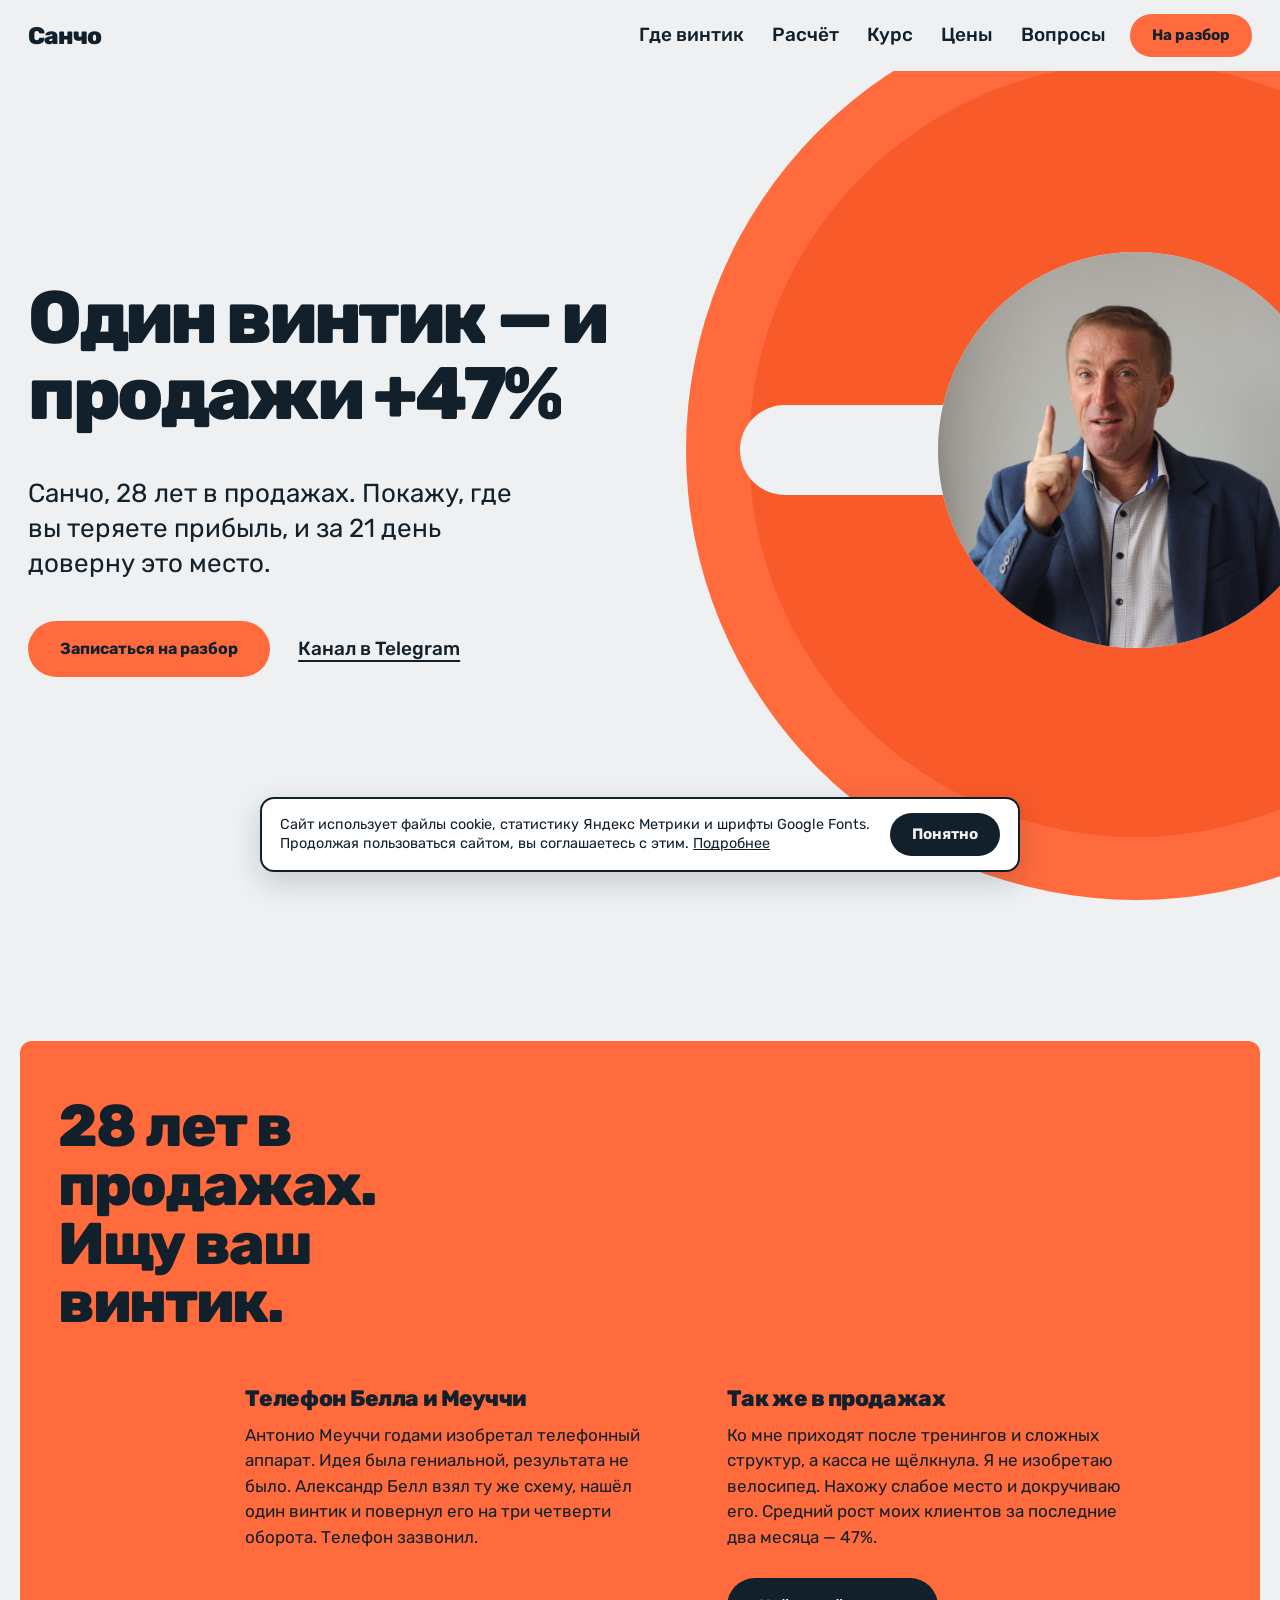
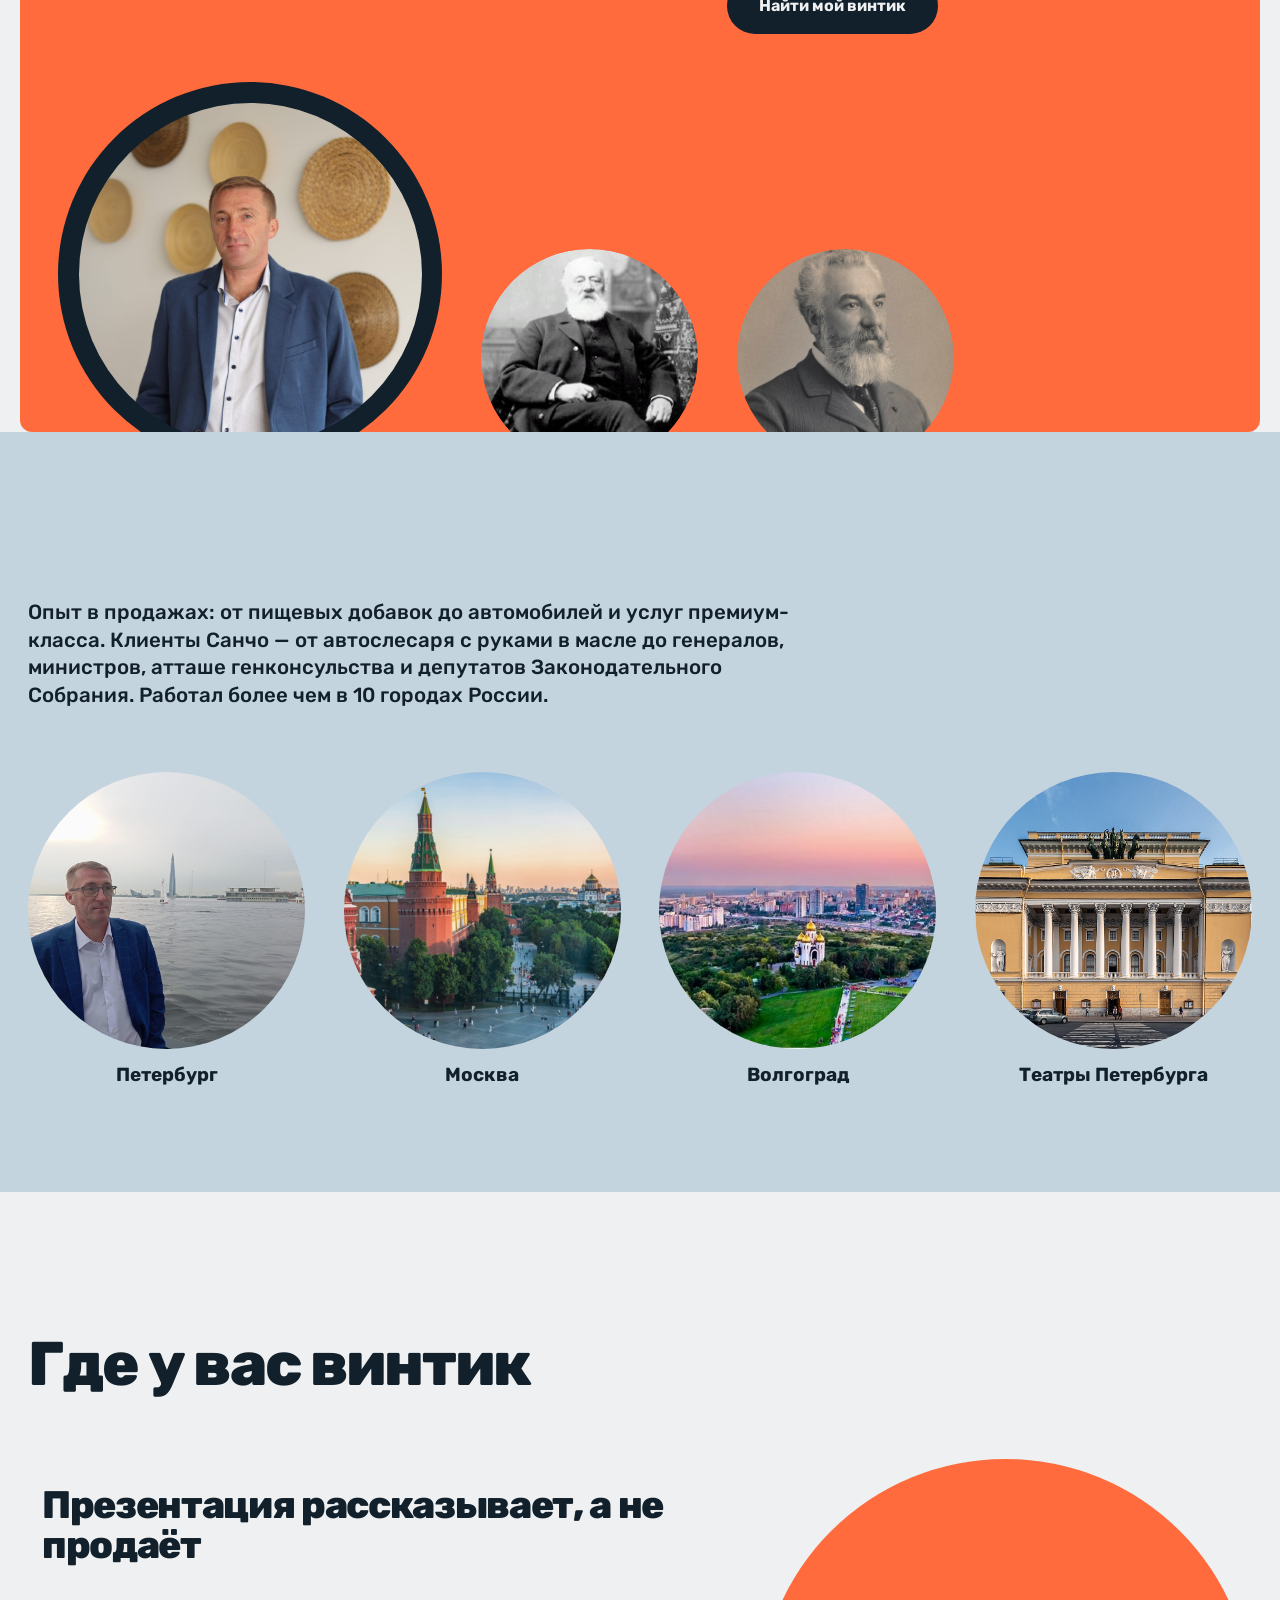
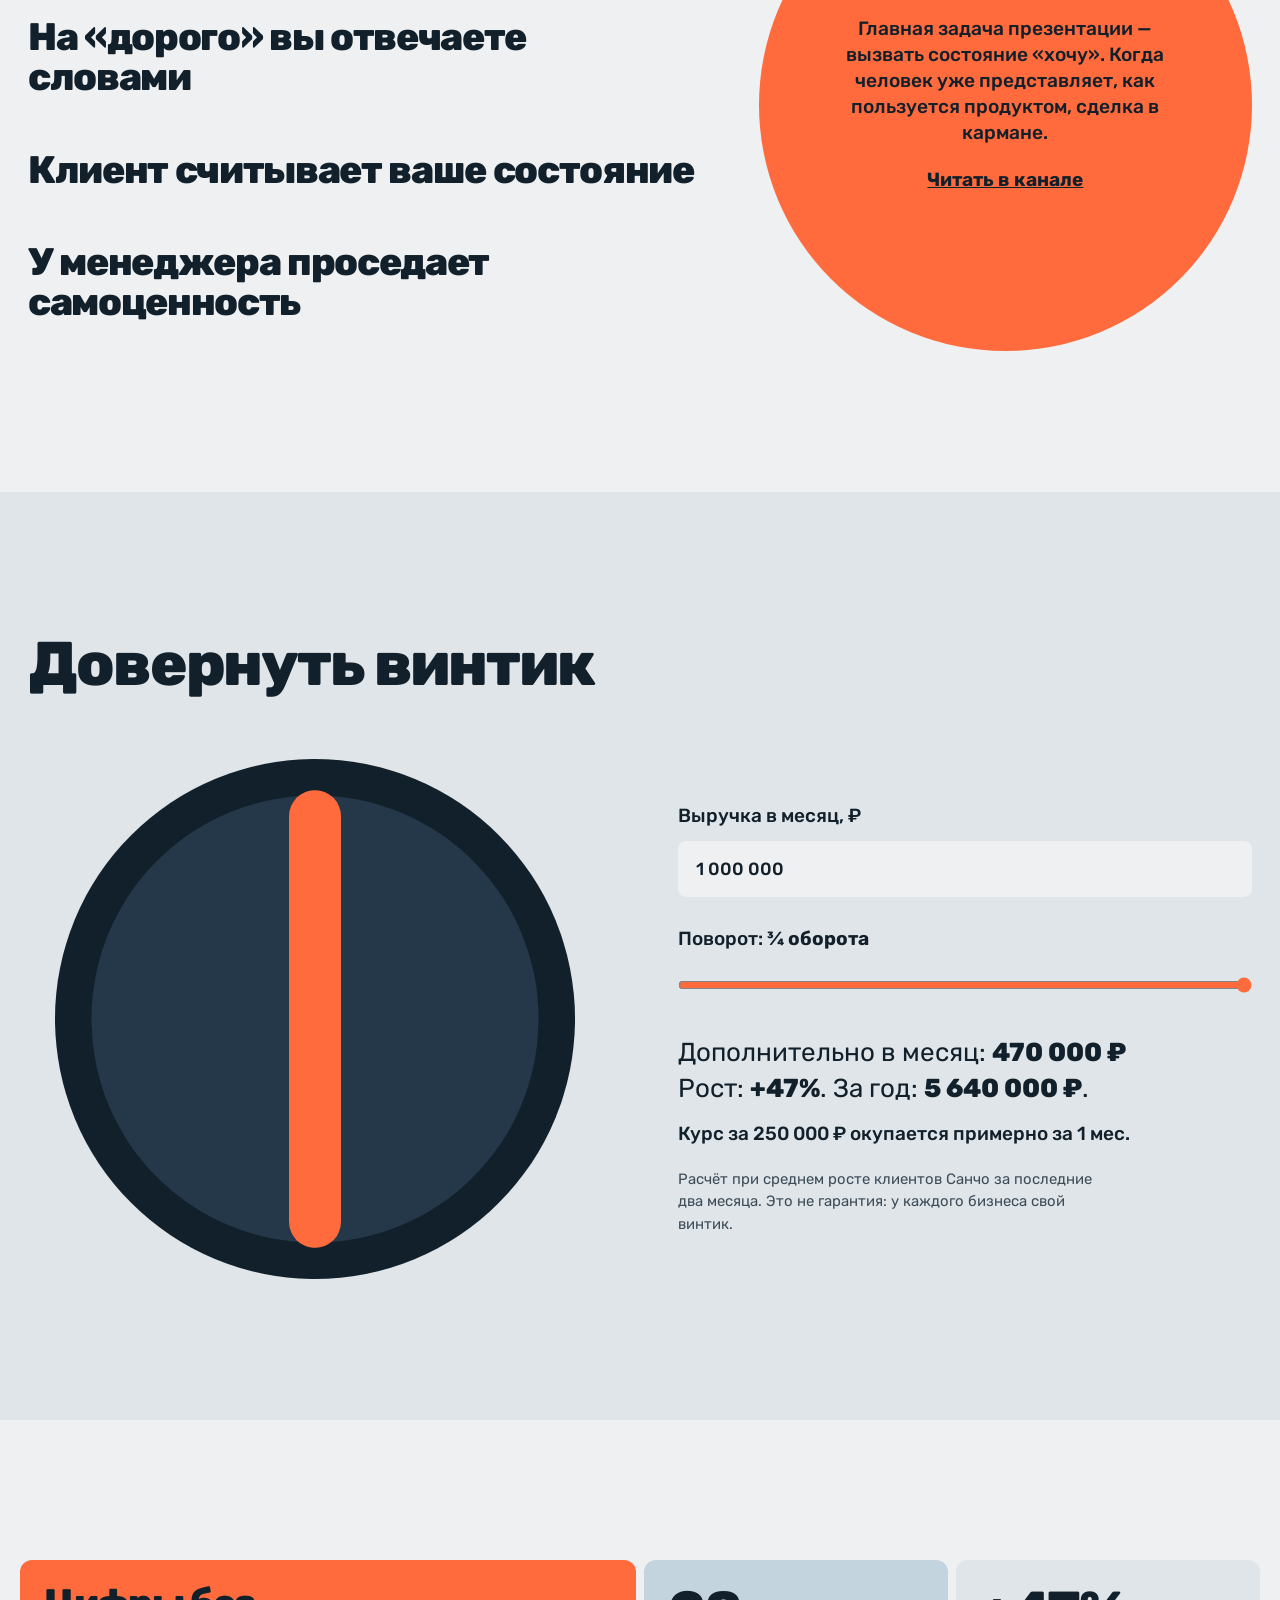
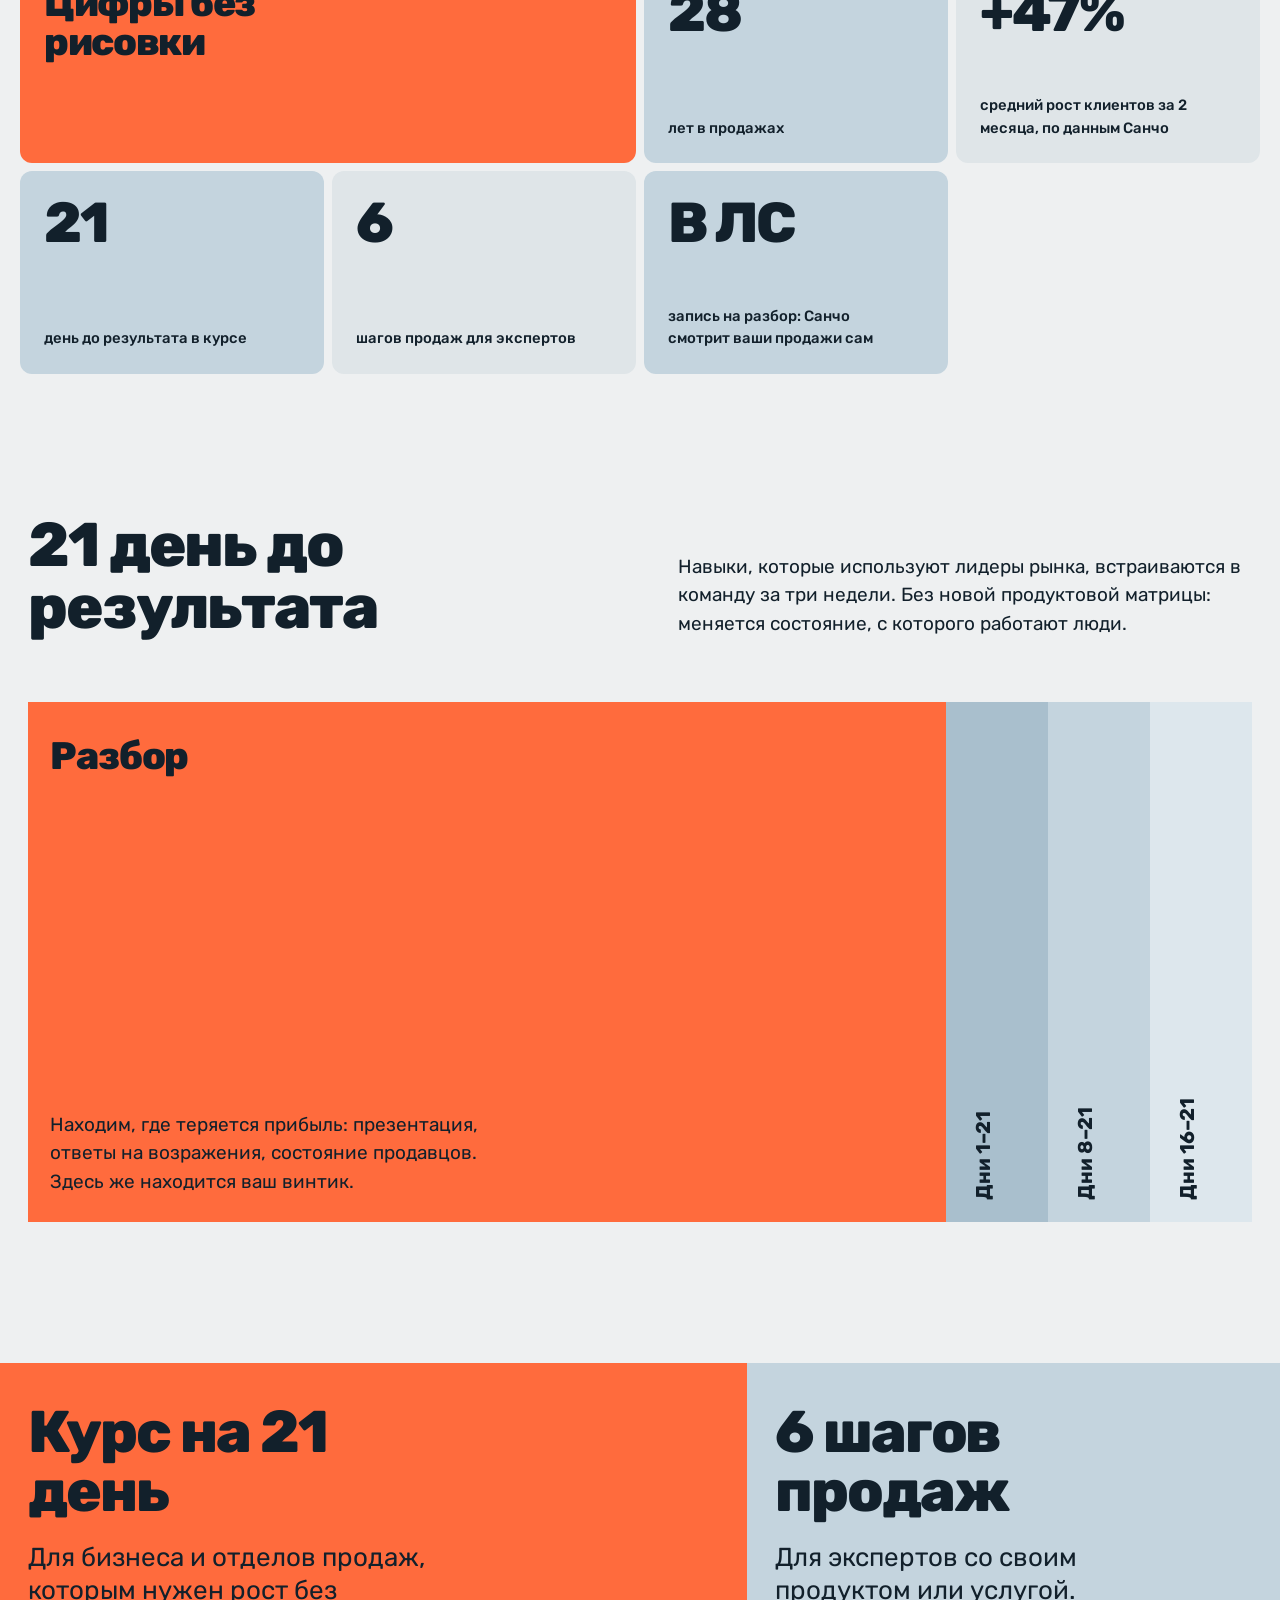
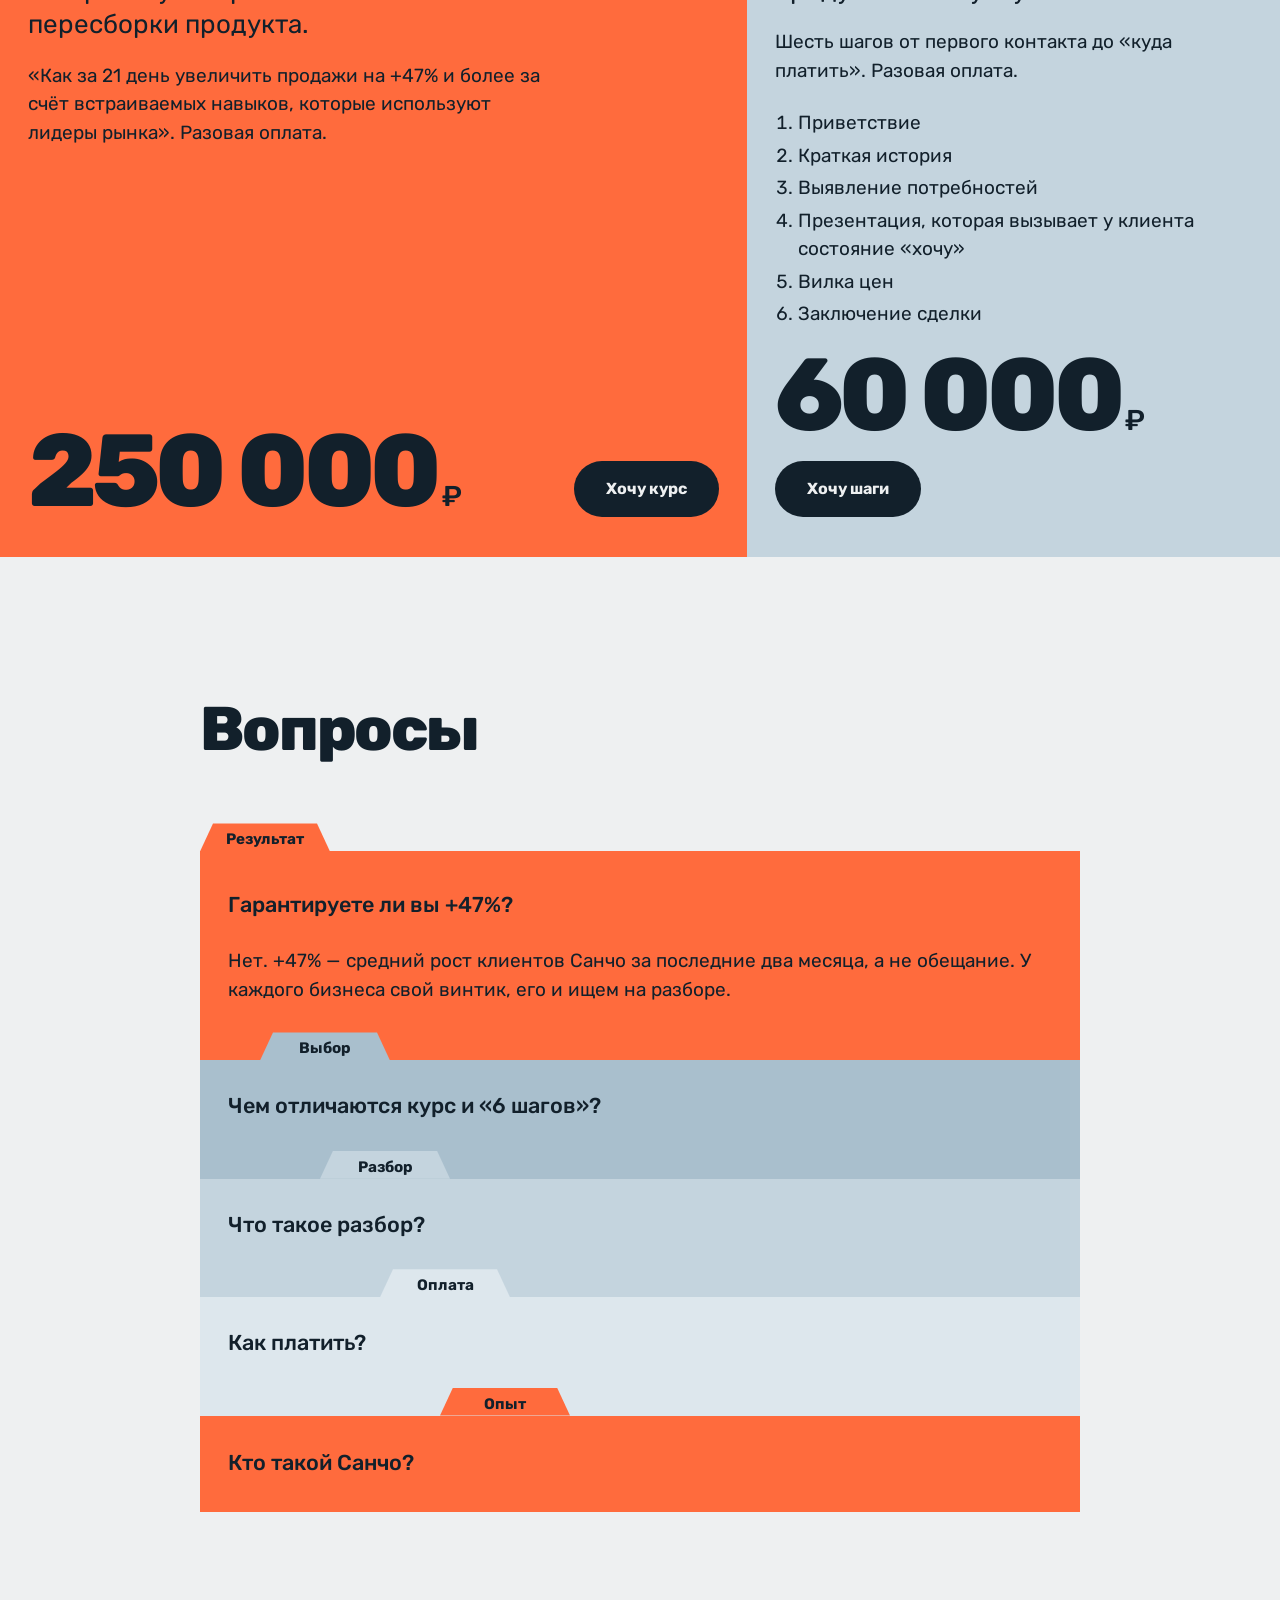
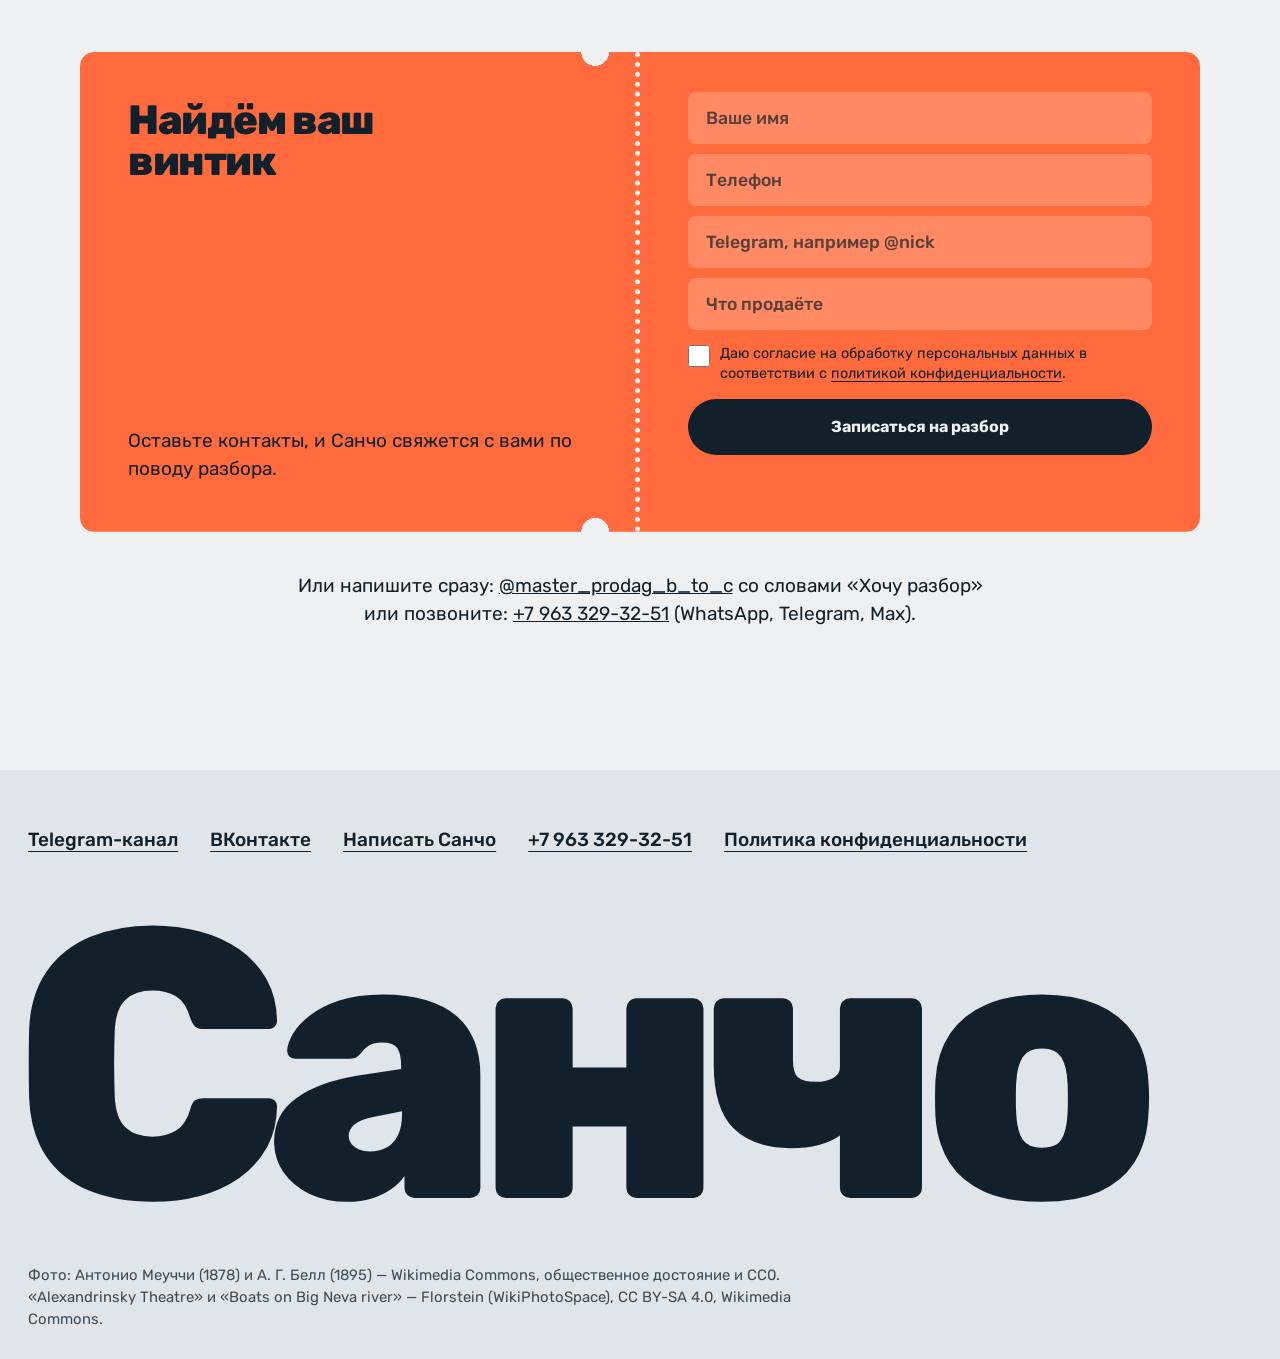
<file: index.html>
<!doctype html>
<html lang="ru">
<head>
<meta charset="utf-8">
<meta name="viewport" content="width=device-width, initial-scale=1">
<title>Санчо — консультант по продажам: курс на 21 день и «6 шагов продаж»</title>
<meta name="description" content="Санчо, 28 лет в продажах, Санкт-Петербург. Находит, что докрутить в ваших продажах, и доворачивает это за 21 день. Онлайн-курс и «6 шагов продаж» для экспертов.">
<meta name="robots" content="index,follow,max-image-preview:large">
<link rel="canonical" href="https://xn--80a0adj6a.online/">
<link rel="icon" href="img/avatar.jpg" type="image/jpeg">
<meta name="theme-color" content="#eef0f1">
<meta property="og:type" content="website">
<meta property="og:site_name" content="Санчо">
<meta property="og:locale" content="ru_RU">
<meta property="og:url" content="https://xn--80a0adj6a.online/">
<meta property="og:title" content="Санчо — найду, что докрутить в ваших продажах">
<meta property="og:description" content="28 лет в продажах. Находит слабое место и доворачивает его за 21 день. Курс и «6 шагов продаж».">
<meta property="og:image" content="https://xn--80a0adj6a.online/img/sancho-point.jpg">
<meta property="og:image:alt" content="Санчо поднимает палец: один винтик">
<meta name="twitter:card" content="summary_large_image">
<script type="application/ld+json">
{"@context":"https://schema.org","@graph":[
{"@type":"WebSite","@id":"https://xn--80a0adj6a.online/#site","url":"https://xn--80a0adj6a.online/","name":"Санчо","inLanguage":"ru-RU","publisher":{"@id":"https://xn--80a0adj6a.online/#person"}},
{"@type":"Person","@id":"https://xn--80a0adj6a.online/#person","name":"Санчо","jobTitle":"Консультант по продажам","description":"28 лет в продажах. Находит слабое место в продажах и доворачивает его за 21 день.","url":"https://xn--80a0adj6a.online/","image":"https://xn--80a0adj6a.online/img/sancho-point.jpg","telephone":"+7 963 329-32-51","address":{"@type":"PostalAddress","addressLocality":"Санкт-Петербург","addressCountry":"RU"},"knowsAbout":["Продажи","Презентация продукта","Работа с возражениями"],"sameAs":["https://t.me/Sancho_cell_78","https://vk.ru/prodazhi_sancho"]},
{"@type":"Service","name":"Курс на 21 день","provider":{"@id":"https://xn--80a0adj6a.online/#person"},"areaServed":"RU","offers":{"@type":"Offer","price":"250000","priceCurrency":"RUB","url":"https://xn--80a0adj6a.online/#price"}},
{"@type":"Service","name":"6 шагов продаж","provider":{"@id":"https://xn--80a0adj6a.online/#person"},"areaServed":"RU","offers":{"@type":"Offer","price":"60000","priceCurrency":"RUB","url":"https://xn--80a0adj6a.online/#price"}}
]}
</script>
<link rel="preconnect" href="https://fonts.googleapis.com">
<link rel="preconnect" href="https://fonts.gstatic.com" crossorigin>
<link href="https://fonts.googleapis.com/css2?family=Rubik:wght@400;500;700;800&display=swap" rel="stylesheet">
<link rel="stylesheet" href="styles.css">
<script>document.documentElement.classList.add('js')</script>
<script>(function(m,e,t,r,i,k,a){m[i]=m[i]||function(){(m[i].a=m[i].a||[]).push(arguments)};m[i].l=1*new Date();for(var j=0;j<document.scripts.length;j++){if(document.scripts[j].src===r){return;}}k=e.createElement(t),a=e.getElementsByTagName(t)[0],k.async=1,k.src=r,a.parentNode.insertBefore(k,a)})(window,document,"script","https://mc.yandex.ru/metrika/tag.js","ym");ym(114713656,"init",{clickmap:true,trackLinks:true,accurateTrackBounce:true});</script>
<noscript><div><img src="https://mc.yandex.ru/watch/114713656" style="position:absolute;left:-9999px" alt=""></div></noscript>
</head>
<body>

<header class="bar" id="header">
  <a class="wordmark" href="#top">Санчо</a>
  <nav class="nav" id="nav">
    <a href="#vintiki">Где винтик</a>
    <a href="#calc">Расчёт</a>
    <a href="#kurs">Курс</a>
    <a href="#price">Цены</a>
    <a href="#faq">Вопросы</a>
  </nav>
  <a class="btn btn--sm" href="#contact">На разбор</a>
  <button class="burger" id="burger" aria-label="Меню" aria-expanded="false"><span></span><span></span></button>
</header>

<main id="top">

<section class="hero" id="hero">
  <div class="hero__text">
    <h1 class="split">Один винтик — и продажи +47%</h1>
    <p class="hero__lead rise">Санчо, 28 лет в продажах. Покажу, где вы теряете прибыль, и за 21 день доверну это место.</p>
    <div class="hero__act rise">
      <a class="btn" href="#contact">Записаться на разбор</a>
      <a class="link" href="https://t.me/Sancho_cell_78" target="_blank" rel="noopener">Канал в Telegram</a>
    </div>
  </div>
  <img class="hero__photo" src="img/sancho-point.jpg" width="1000" height="1500" alt="Санчо поднимает палец: один винтик">
  <svg class="screw screw--hero" id="heroScrew" viewBox="0 0 100 100" aria-hidden="true">
    <circle cx="50" cy="50" r="50" fill="var(--accent)"/>
    <circle cx="50" cy="50" r="43" fill="var(--accent-2)"/>
    <rect x="6" y="45" width="88" height="10" rx="5" fill="var(--bg)"/>
  </svg>
</section>

<section class="about" id="about">
  <div class="about__panel">
    <h2 class="reveal">28 лет в продажах. Ищу ваш винтик.</h2>
    <div class="about__cols">
      <div class="reveal">
        <h3>Телефон Белла и Меуччи</h3>
        <p>Антонио Меуччи годами изобретал телефонный аппарат. Идея была гениальной, результата не было. Александр Белл взял ту же схему, нашёл один винтик и повернул его на три четверти оборота. Телефон зазвонил.</p>
      </div>
      <div class="reveal">
        <h3>Так же в продажах</h3>
        <p>Ко мне приходят после тренингов и сложных структур, а касса не щёлкнула. Я не изобретаю велосипед. Нахожу слабое место и докручиваю его. Средний рост моих клиентов за последние два месяца — 47%.</p>
        <a class="btn" href="#contact">Найти мой винтик</a>
      </div>
    </div>
    <div class="about__pics">
      <figure class="disc disc--big reveal"><img src="img/sancho-stand.jpg" width="1000" height="1500" alt="Санчо, консультант по продажам" loading="lazy"></figure>
      <figure class="disc reveal"><img src="img/meucci.jpg" width="960" height="1158" alt="Антонио Меуччи, портрет 1878 года" loading="lazy"></figure>
      <figure class="disc reveal"><img src="img/bell.jpg" width="960" height="1422" alt="Александр Грэм Белл, портрет 1895 года" loading="lazy"></figure>
    </div>
    </div>
  </div>
</section>

<section class="band">
  <div class="band__in">
    <p class="reveal">Опыт в продажах: от пищевых добавок до автомобилей и услуг премиум-класса. Клиенты Санчо — от автослесаря с руками в масле до генералов, министров, атташе генконсульства и депутатов Законодательного Собрания. Работал более чем в 10 городах России.</p>
    <figure class="disc reveal"><img src="img/sancho-neva.jpg" width="1000" height="1328" alt="Санчо на катере в Санкт-Петербурге" loading="lazy"><figcaption>Петербург</figcaption></figure>
    <figure class="disc reveal"><img src="img/moscow.jpg" width="1258" height="756" alt="Москва, Кремль и Александровский сад" loading="lazy"><figcaption>Москва</figcaption></figure>
    <figure class="disc reveal"><img src="img/volgograd.jpg" width="1266" height="476" alt="Волгоград, Мамаев курган" loading="lazy"><figcaption>Волгоград</figcaption></figure>
    <figure class="disc reveal"><img src="img/theatre.jpg" width="1280" height="849" alt="Александринский театр в Санкт-Петербурге" loading="lazy"><figcaption>Театры Петербурга</figcaption></figure>
  </div>
</section>

<section class="vint" id="vintiki">
  <h2 class="reveal">Где у вас винтик</h2>
  <div class="vint__grid">
    <ul class="rows" id="rows">
      <li><button class="row is-on" type="button" aria-expanded="true"><span class="row__t">Презентация рассказывает, а не продаёт</span><span class="row__x">Главная задача презентации — вызвать состояние «хочу». Когда человек уже представляет, как пользуется продуктом, сделка в кармане.</span></button></li>
      <li><button class="row" type="button" aria-expanded="false"><span class="row__t">На «дорого» вы отвечаете словами</span><span class="row__x">Словами мы передаём малую часть информации. Остальное — взгляд, пауза, интонация. Услышали возражение — не спорьте, покажите, что аргумент слабый.</span></button></li>
      <li><button class="row" type="button" aria-expanded="false"><span class="row__t">Клиент считывает ваше состояние</span><span class="row__x">Клиент чувствует вас раньше, чем вы сказали «алло». Усталый продавец пахнет проблемами. Проблема не в воронке, а в вибрации.</span></button></li>
      <li><button class="row" type="button" aria-expanded="false"><span class="row__t">У менеджера проседает самоценность</span><span class="row__x">Чем ниже самоценность менеджера, тем больше возражений. Это не врождённая харизма, а встраиваемый навык. Нужно 21 день.</span></button></li>
    </ul>
    <div class="preview" aria-live="polite">
      <svg viewBox="0 0 100 100" aria-hidden="true" class="screw screw--prev"><circle cx="50" cy="50" r="50" fill="var(--accent)"/><rect x="6" y="46" width="88" height="8" rx="4" fill="var(--bg)" opacity=".0"/></svg>
      <p class="preview__t" id="prevText">Главная задача презентации — вызвать состояние «хочу». Когда человек уже представляет, как пользуется продуктом, сделка в кармане.</p>
      <a class="preview__a" href="https://t.me/Sancho_cell_78" target="_blank" rel="noopener">Читать в канале</a>
    </div>
  </div>
</section>

<section class="calc" id="calc">
  <h2 class="reveal">Довернуть винтик</h2>
  <div class="calc__grid">
    <div class="calc__dial reveal">
      <svg class="screw screw--calc" id="calcScrew" viewBox="0 0 100 100" aria-hidden="true">
        <circle cx="50" cy="50" r="50" fill="var(--ink)"/>
        <circle cx="50" cy="50" r="43" fill="#24384a"/>
        <rect x="6" y="45" width="88" height="10" rx="5" fill="var(--accent)"/>
      </svg>
    </div>
    <div class="calc__ctl reveal">
      <label for="rev">Выручка в месяц, ₽</label>
      <input id="rev" class="field" type="text" inputmode="numeric" value="1 000 000">
      <label for="turn">Поворот: <b id="turnOut">¾ оборота</b></label>
      <input id="turn" type="range" min="0" max="270" step="1" value="270">
      <p class="calc__res">Дополнительно в месяц: <strong id="extra">470 000 ₽</strong><br>Рост: <strong id="pct">+47%</strong>. За год: <strong id="year">5 640 000 ₽</strong>.</p>
      <p class="calc__pay" id="pay"></p>
      <p class="note">Расчёт при среднем росте клиентов Санчо за последние два месяца. Это не гарантия: у каждого бизнеса свой винтик.</p>
    </div>
  </div>
</section>

<section class="proof" id="proof">
  <div class="proof__board">
    <div class="tile tile--head reveal"><h2>Цифры без рисовки</h2></div>
    <div class="tile reveal"><b><span data-n="28">28</span></b><span>лет в продажах</span></div>
    <div class="tile reveal"><b>+<span data-n="47">47</span>%</b><span>средний рост клиентов за 2 месяца, по данным Санчо</span></div>
    <div class="tile reveal"><b><span data-n="21">21</span></b><span>день до результата в курсе</span></div>
    <div class="tile reveal"><b><span data-n="6">6</span></b><span>шагов продаж для экспертов</span></div>
    <div class="tile reveal"><b>В ЛС</b><span>запись на разбор: Санчо смотрит ваши продажи сам</span></div>
  </div>
</section>

<section class="how" id="kurs">
  <div class="how__intro">
    <h2 class="reveal">21 день до результата</h2>
    <p class="reveal">Навыки, которые используют лидеры рынка, встраиваются в команду за три недели. Без новой продуктовой матрицы: меняется состояние, с которого работают люди.</p>
  </div>
  <div class="acc" id="acc">
    <button class="stage is-open" type="button" style="--c:#ff6b3d" aria-expanded="true"><span class="stage__n">Разбор</span><span class="stage__b">Находим, где теряется прибыль: презентация, ответы на возражения, состояние продавцов. Здесь же находится ваш винтик.</span></button>
    <button class="stage" type="button" style="--c:#a9bfcd" aria-expanded="false"><span class="stage__n">Дни 1–21</span><span class="stage__b">Состояние и самоценность: внутренний стержень, из которого клиент читает уверенность без лишних аргументов.</span></button>
    <button class="stage" type="button" style="--c:#c4d4de" aria-expanded="false"><span class="stage__n">Дни 8–21</span><span class="stage__b">Расширяем зону личной ответственности в виде квеста. Чем шире зона ответственности, тем больше человек зарабатывает: зависимость прямая. Учим на уровне встраиваемого навыка.</span></button>
    <button class="stage" type="button" style="--c:#dde7ed" aria-expanded="false"><span class="stage__n">Дни 16–21</span><span class="stage__b">Учимся работать с отрицательными эмоциями — гнев, обида, раздражение — и превращать их в положительную энергию.</span></button>
  </div>
</section>

<section class="price" id="price">
  <div class="plan plan--main">
    <h2>Курс на 21 день</h2>
    <p class="plan__who">Для бизнеса и отделов продаж, которым нужен рост без пересборки продукта.</p>
    <p class="plan__inc">«Как за 21 день увеличить продажи на +47% и более за счёт встраиваемых навыков, которые используют лидеры рынка». Разовая оплата.</p>
    <div class="plan__foot"><div class="plan__price">250 000<small>₽</small></div><a class="btn btn--ink" href="#contact" data-plan="Курс 21 день — 250 000 ₽">Хочу курс</a></div>
  </div>
  <div class="plan plan--alt">
    <h2>6 шагов продаж</h2>
    <p class="plan__who">Для экспертов со своим продуктом или услугой.</p>
    <p class="plan__inc">Шесть шагов от первого контакта до «куда платить». Разовая оплата.</p>
    <ol class="steps"><li>Приветствие</li><li>Краткая история</li><li>Выявление потребностей</li><li>Презентация, которая вызывает у клиента состояние «хочу»</li><li>Вилка цен</li><li>Заключение сделки</li></ol>
    <div class="plan__foot"><div class="plan__price">60 000<small>₽</small></div><a class="btn btn--ink" href="#contact" data-plan="6 шагов продаж — 60 000 ₽">Хочу шаги</a></div>
  </div>
</section>

<section class="faq" id="faq">
  <h2 class="reveal">Вопросы</h2>
  <div class="cards" id="cards">
    <article class="card is-open" style="--c:#ff6b3d;--i:0"><button type="button" class="card__h" aria-expanded="true"><span class="tab">Результат</span><span class="card__q">Гарантируете ли вы +47%?</span></button><p class="card__a">Нет. +47% — средний рост клиентов Санчо за последние два месяца, а не обещание. У каждого бизнеса свой винтик, его и ищем на разборе.</p></article>
    <article class="card" style="--c:#a9bfcd;--i:1"><button type="button" class="card__h" aria-expanded="false"><span class="tab">Выбор</span><span class="card__q">Чем отличаются курс и «6 шагов»?</span></button><p class="card__a">Курс — для бизнеса и команды продавцов. «6 шагов» — для экспертов, которые продают свой продукт или услугу сами.</p></article>
    <article class="card" style="--c:#c4d4de;--i:2"><button type="button" class="card__h" aria-expanded="false"><span class="tab">Разбор</span><span class="card__q">Что такое разбор?</span></button><p class="card__a">Первый разговор: Санчо смотрит ваши продажи и показывает, за счёт чего вы теряете прибыль. Оставьте заявку, условия назовём при связи.</p></article>
    <article class="card" style="--c:#dde7ed;--i:3"><button type="button" class="card__h" aria-expanded="false"><span class="tab">Оплата</span><span class="card__q">Как платить?</span></button><p class="card__a">Оплата разовая, без подписки и абонентской платы. Порядок оплаты согласуем после разбора.</p></article>
    <article class="card" style="--c:#ff6b3d;--i:4"><button type="button" class="card__h" aria-expanded="false"><span class="tab">Опыт</span><span class="card__q">Кто такой Санчо?</span></button><p class="card__a">Занимается продажами 28 лет. Опыт работы более чем в 10 городах России, в разных регионах, с разным менталитетом. Пишет про продажи в Telegram-канале «Санчо может». Телефон: <a href="tel:+79633293251">+7 963 329-32-51</a> (WhatsApp, Telegram, Max).</p></article>
  </div>
</section>

<section class="contact" id="contact">
  <div class="coupon">
    <div class="coupon__l">
      <h2>Найдём ваш винтик</h2>
      <p>Оставьте контакты, и Санчо свяжется с вами по поводу разбора.</p>
    </div>
    <form class="coupon__r" id="leadForm" novalidate>
      <input type="text" name="_gotcha" style="display:none" tabindex="-1" autocomplete="off">
      <input type="hidden" name="plan" id="planField" value="">
      <label class="sr" for="f-name">Имя</label>
      <input class="field" id="f-name" name="name" placeholder="Ваше имя" autocomplete="name" required>
      <label class="sr" for="f-phone">Телефон</label>
      <input class="field" id="f-phone" name="phone" type="tel" placeholder="Телефон" autocomplete="tel">
      <label class="sr" for="f-contact">Telegram</label>
      <input class="field" id="f-contact" name="contact" placeholder="Telegram, например @nick">
      <label class="sr" for="f-product">Что продаёте</label>
      <input class="field" id="f-product" name="product" placeholder="Что продаёте">
      <label class="consent" for="f-consent"><input type="checkbox" id="f-consent" name="consent" value="yes" required><span>Даю согласие на обработку персональных данных в соответствии с <a href="privacy.html" target="_blank" rel="noopener">политикой конфиденциальности</a>.</span></label>
      <button class="submit" type="submit">Записаться на разбор</button>
      <p class="form__ok" id="formMsg" role="status"></p>
    </form>
  </div>
  <p class="contact__alt">Или напишите сразу: <a href="https://t.me/master_prodag_b_to_c" target="_blank" rel="noopener">@master_prodag_b_to_c</a> со словами «Хочу разбор» или позвоните: <a href="tel:+79633293251">+7 963 329-32-51</a> (WhatsApp, Telegram, Max).</p>
</section>

</main>

<footer class="foot">
  <div class="foot__links">
    <a href="https://t.me/Sancho_cell_78" target="_blank" rel="noopener">Telegram-канал</a>
    <a href="https://vk.ru/prodazhi_sancho" target="_blank" rel="noopener">ВКонтакте</a>
    <a href="https://t.me/master_prodag_b_to_c" target="_blank" rel="noopener">Написать Санчо</a>
    <a href="tel:+79633293251">+7 963 329-32-51</a>
    <a href="privacy.html">Политика конфиденциальности</a>
  </div>
  <div class="foot__big" aria-hidden="true">Санчо</div>
  <p class="foot__credit">Фото: Антонио Меуччи (1878) и А. Г. Белл (1895) — Wikimedia Commons, общественное достояние и CC0. «Alexandrinsky Theatre» и «Boats on Big Neva river» — Florstein (WikiPhotoSpace), CC BY-SA 4.0, Wikimedia Commons.</p>
</footer>

<div class="cookie" id="cookie" role="region" aria-label="Файлы cookie" hidden>
  <p>Сайт использует файлы cookie, статистику Яндекс Метрики и шрифты Google Fonts. Продолжая пользоваться сайтом, вы соглашаетесь с этим. <a href="privacy.html">Подробнее</a></p>
  <button type="button" class="cookie__ok" id="cookieOk">Понятно</button>
</div>
<script src="script.js"></script>
</body>
</html>
</file>
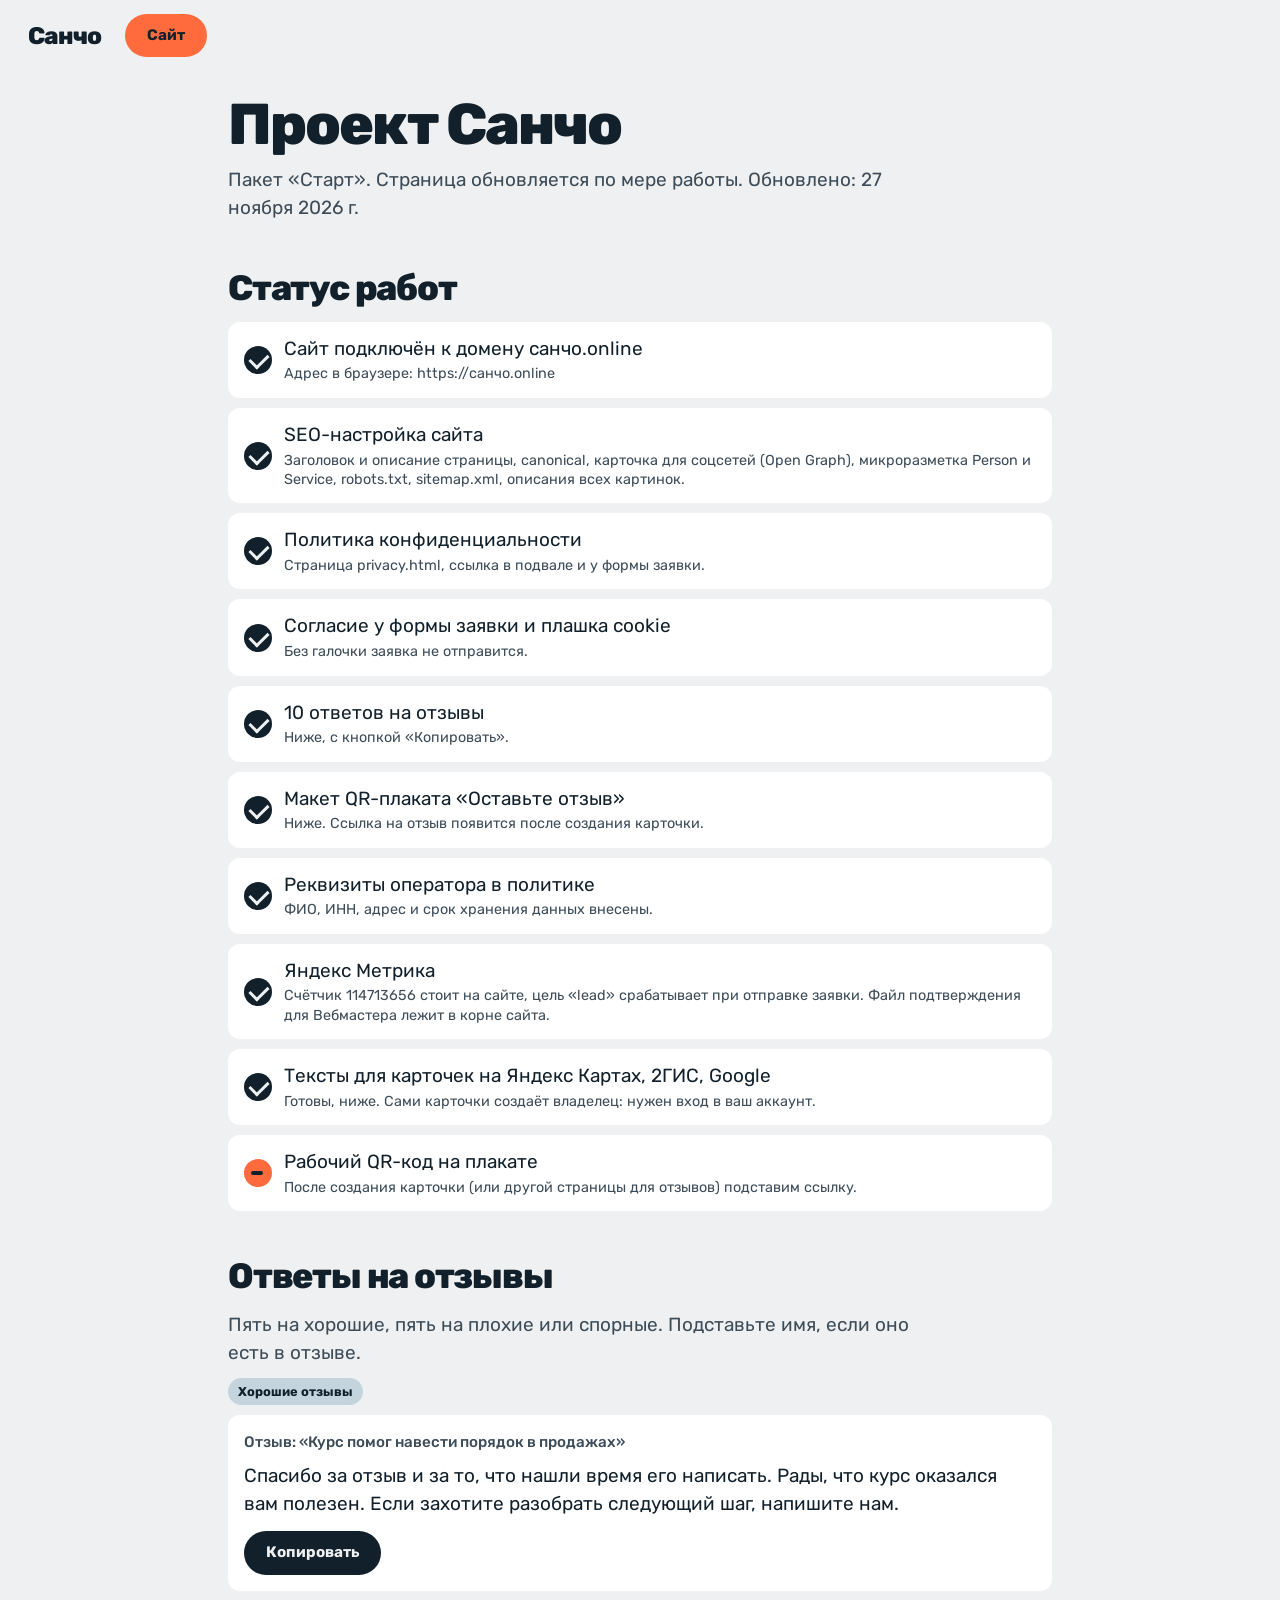
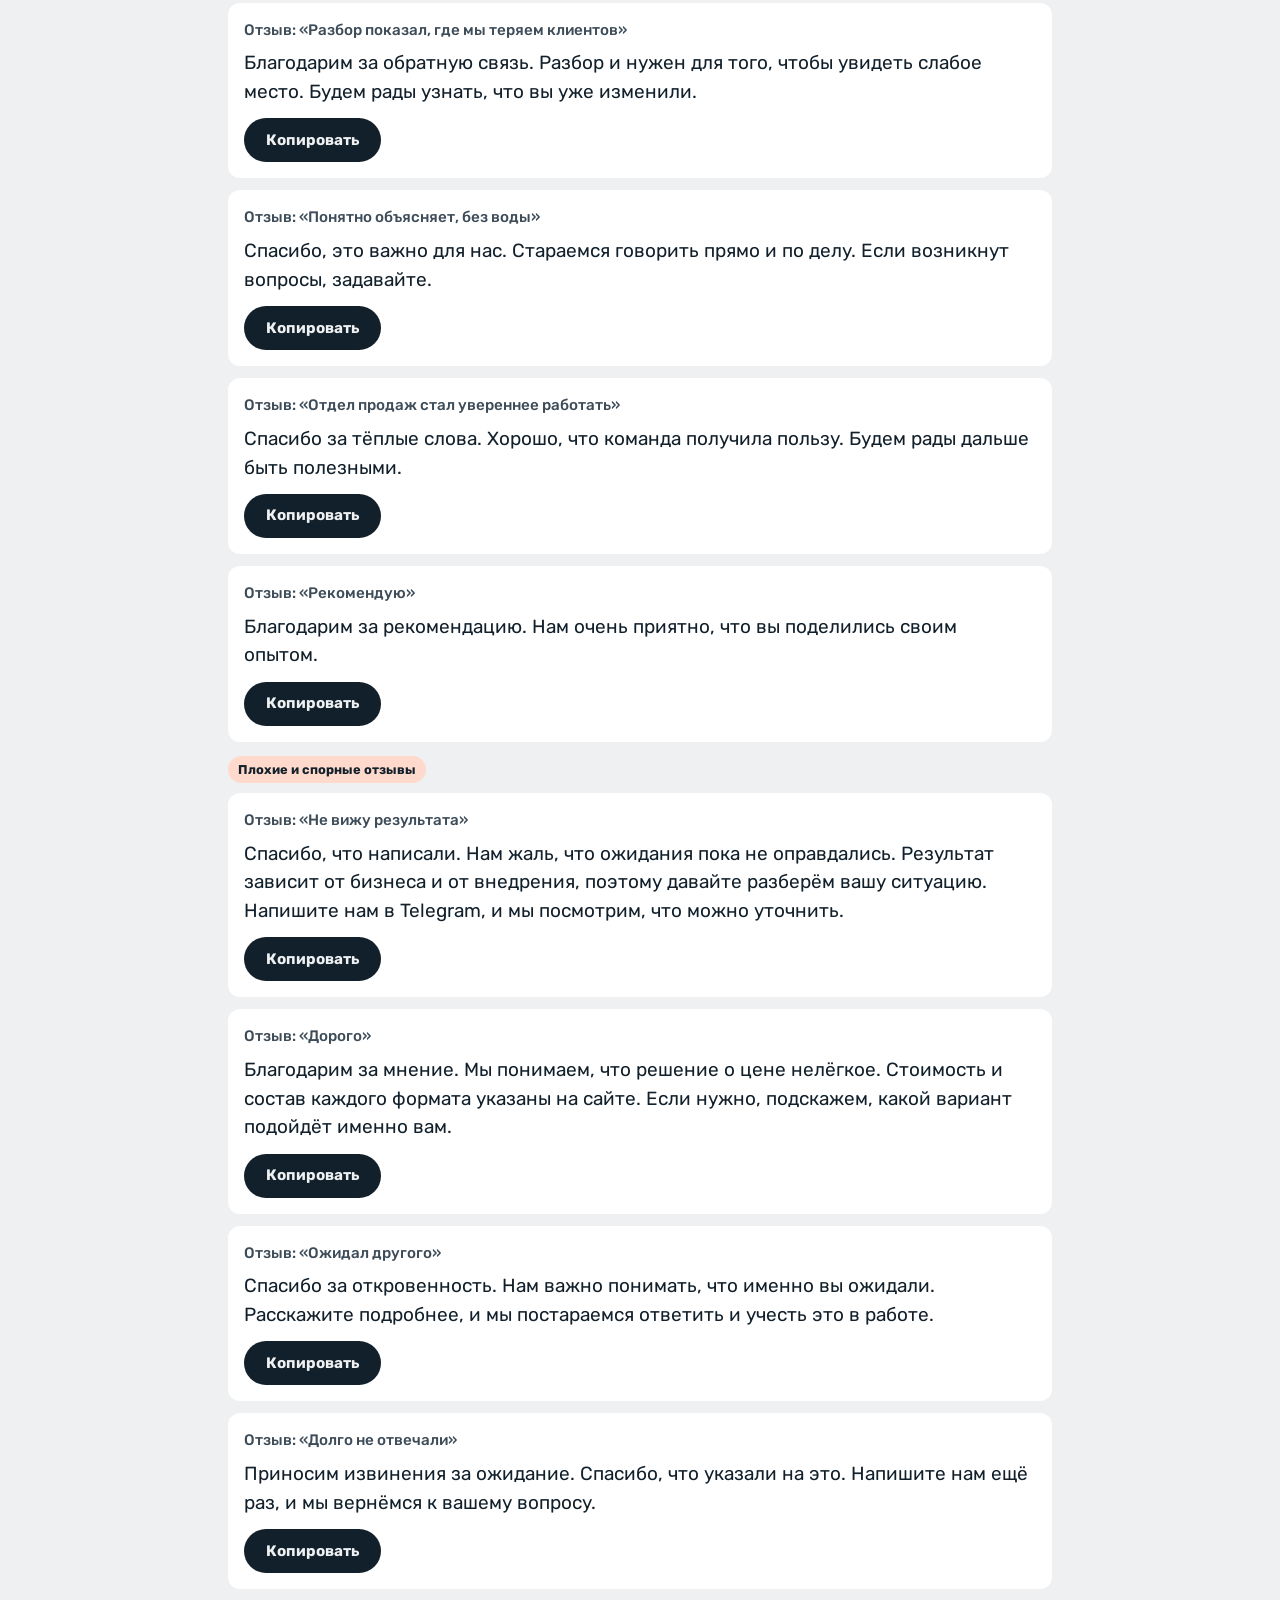
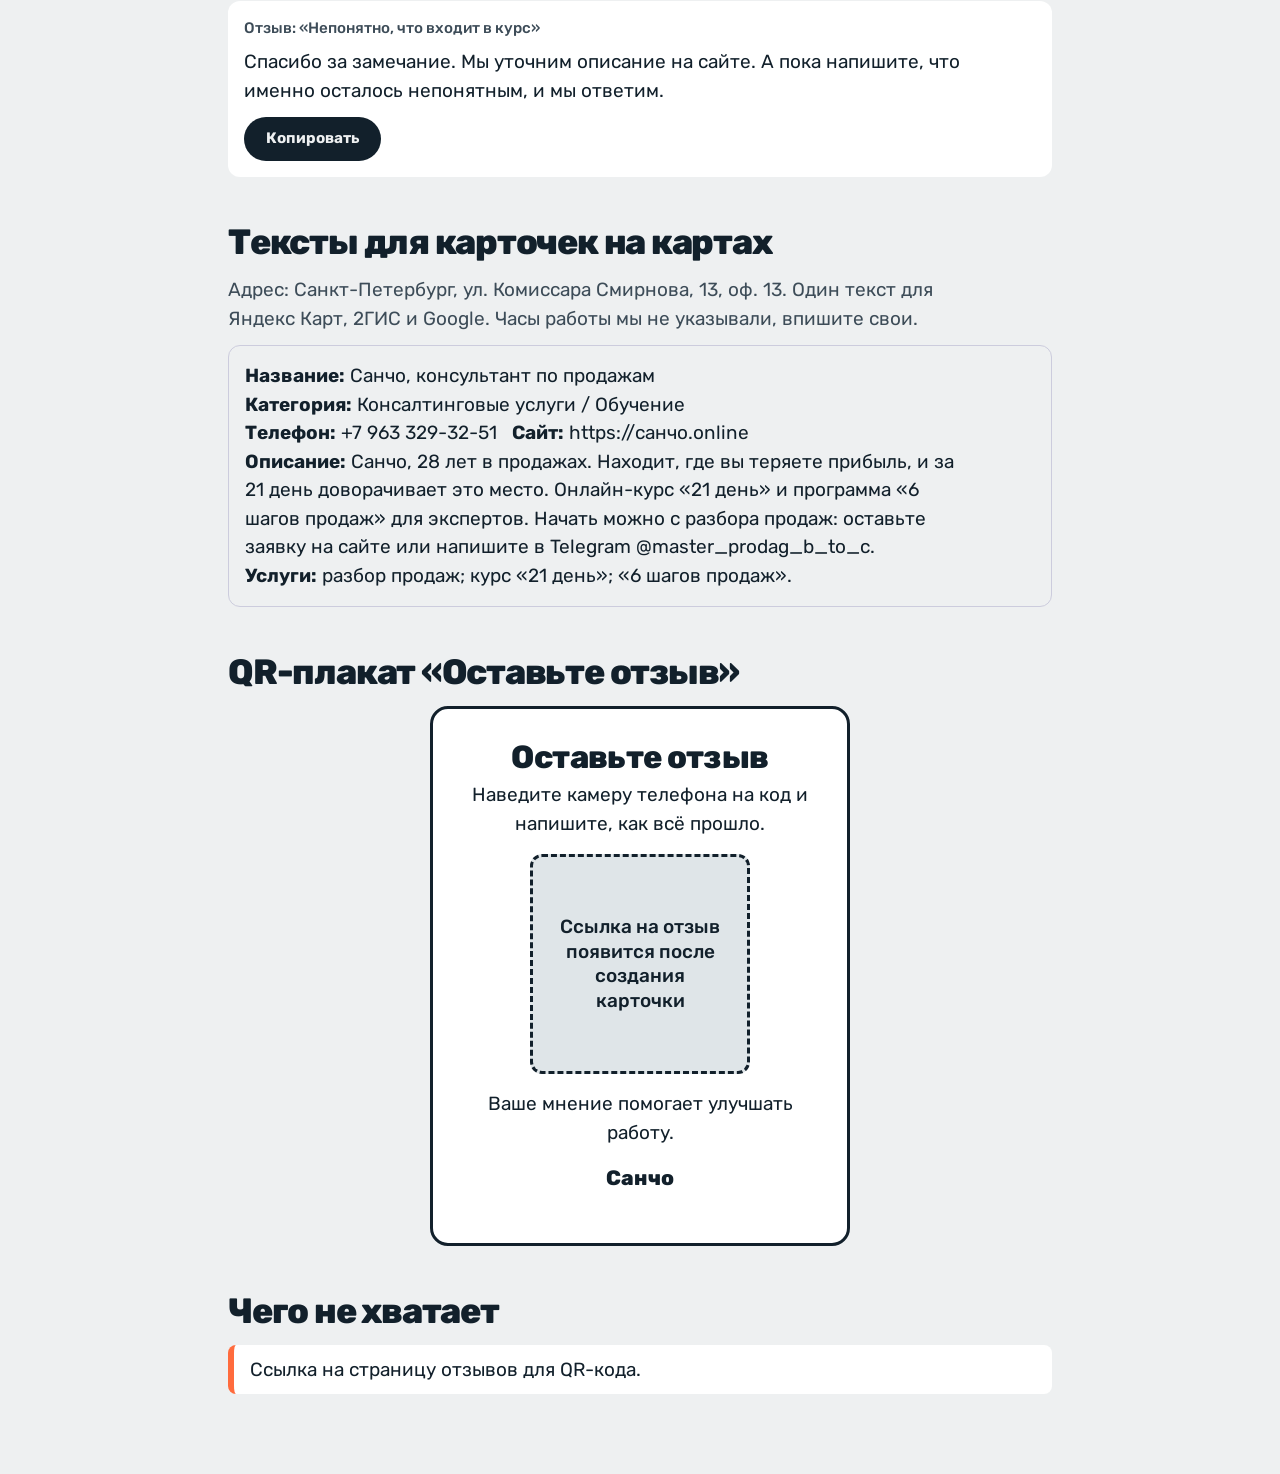
<file: project/index.html>
<!doctype html>
<html lang="ru">
<head>
<meta charset="utf-8">
<meta name="viewport" content="width=device-width, initial-scale=1">
<meta name="robots" content="noindex,nofollow">
<title>Проект Санчо — статус и материалы</title>
<link rel="preconnect" href="https://fonts.googleapis.com">
<link rel="preconnect" href="https://fonts.gstatic.com" crossorigin>
<link href="https://fonts.googleapis.com/css2?family=Rubik:wght@400;500;700;800&display=swap" rel="stylesheet">
<link rel="stylesheet" href="../styles.css">
<style>
.pj{max-width:880px;margin:0 auto;padding:96px var(--pad) 80px}
.pj h1{font-size:clamp(2rem,1.2rem + 3.4vw,3.6rem);margin-bottom:12px}
.pj h2{font-size:clamp(1.5rem,1.2rem + 1.4vw,2.2rem);max-width:none;margin:48px 0 16px}
.pj .lead{color:var(--muted);margin-bottom:8px}
.st{list-style:none;display:grid;gap:10px}
.st li{background:#fff;border-radius:12px;padding:14px 16px 14px 56px;position:relative;line-height:1.35}
.st li::before{content:"";position:absolute;left:16px;top:50%;width:28px;height:28px;margin-top:-14px;border-radius:50%;background:var(--ink)}
.st li.done::after{content:"";position:absolute;left:25px;top:50%;width:9px;height:15px;margin-top:-10px;border:solid var(--bg);border-width:0 3px 3px 0;transform:rotate(45deg)}
.st li.wip::before{background:var(--accent)}
.st li.wip::after{content:"";position:absolute;left:23px;top:50%;width:12px;height:4px;margin-top:-2px;border-radius:2px;background:var(--ink)}
.st small{display:block;color:var(--muted);margin-top:3px;font-size:.9rem}
.tag{display:inline-block;font-size:.8rem;font-weight:700;border-radius:999px;padding:4px 10px;margin-bottom:10px;background:var(--steel-2)}
.tag--bad{background:#ffd9cc}
.rv{background:#fff;border-radius:12px;padding:16px;margin-bottom:12px}
.rv q{display:block;quotes:none;font-weight:500;color:var(--muted);font-size:.95rem;margin-bottom:8px}
.rv p{max-width:none;margin-bottom:12px}
.cp{font:700 .95rem/1 var(--f);background:var(--ink);color:var(--bg);border:0;border-radius:999px;padding:14px 22px;cursor:pointer;min-height:44px}
.cp.ok{background:var(--accent);color:var(--ink)}
.poster{background:#fff;border:3px solid var(--ink);border-radius:18px;max-width:420px;margin:0 auto;padding:32px 24px;text-align:center}
.poster h3{font-size:2rem;margin-bottom:8px}
.poster p{margin:0 auto 16px}
.qr{width:220px;height:220px;margin:0 auto 16px;border:3px dashed var(--ink);border-radius:12px;display:grid;place-items:center;padding:16px;font-weight:500;line-height:1.3;background:var(--surface)}
.poster__by{font-weight:800;font-size:1.3rem;margin:8px 0 0}
.miss{list-style:none;display:grid;gap:8px}
.miss li{background:#fff;border-left:6px solid var(--accent);border-radius:8px;padding:12px 16px;line-height:1.35}
.pj a{text-underline-offset:3px}
@media print{.bar,.cp{display:none}.pj{padding-top:0}}
</style>
</head>
<body>
<header class="bar"><a class="wordmark" href="../">Санчо</a><a class="btn btn--sm" href="../">Сайт</a></header>
<main class="pj">
<h1>Проект Санчо</h1>
<p class="lead">Пакет «Старт». Страница обновляется по мере работы. Обновлено: 27 ноября 2026 г.</p>

<h2>Статус работ</h2>
<ul class="st">
<li class="done">Сайт подключён к домену санчо.online<small>Адрес в браузере: https://санчо.online</small></li>
<li class="done">SEO-настройка сайта<small>Заголовок и описание страницы, canonical, карточка для соцсетей (Open Graph), микроразметка Person и Service, robots.txt, sitemap.xml, описания всех картинок.</small></li>
<li class="done">Политика конфиденциальности<small>Страница privacy.html, ссылка в подвале и у формы заявки.</small></li>
<li class="done">Согласие у формы заявки и плашка cookie<small>Без галочки заявка не отправится.</small></li>
<li class="done">10 ответов на отзывы<small>Ниже, с кнопкой «Копировать».</small></li>
<li class="done">Макет QR-плаката «Оставьте отзыв»<small>Ниже. Ссылка на отзыв появится после создания карточки.</small></li>
<li class="done">Реквизиты оператора в политике<small>ФИО, ИНН, адрес и срок хранения данных внесены.</small></li>
<li class="done">Яндекс Метрика<small>Счётчик 114713656 стоит на сайте, цель «lead» срабатывает при отправке заявки. Файл подтверждения для Вебмастера лежит в корне сайта.</small></li>
<li class="done">Тексты для карточек на Яндекс Картах, 2ГИС, Google<small>Готовы, ниже. Сами карточки создаёт владелец: нужен вход в ваш аккаунт.</small></li>
<li class="wip">Рабочий QR-код на плакате<small>После создания карточки (или другой страницы для отзывов) подставим ссылку.</small></li>
</ul>

<h2>Ответы на отзывы</h2>
<p class="lead">Пять на хорошие, пять на плохие или спорные. Подставьте имя, если оно есть в отзыве.</p>

<span class="tag">Хорошие отзывы</span>
<div id="good"></div>
<span class="tag tag--bad">Плохие и спорные отзывы</span>
<div id="bad"></div>

<h2>Тексты для карточек на картах</h2>
<p class="lead">Адрес: Санкт-Петербург, ул. Комиссара Смирнова, 13, оф. 13. Один текст для Яндекс Карт, 2ГИС и Google. Часы работы мы не указывали, впишите свои.</p>
<div class="card" style="border:1px solid #ccd; border-radius:12px; padding:16px; margin:12px 0">
<p><b>Название:</b> Санчо, консультант по продажам</p>
<p><b>Категория:</b> Консалтинговые услуги / Обучение</p>
<p><b>Телефон:</b> +7 963 329-32-51 &nbsp; <b>Сайт:</b> https://санчо.online</p>
<p><b>Описание:</b> Санчо, 28 лет в продажах. Находит, где вы теряете прибыль, и за 21 день доворачивает это место. Онлайн-курс «21 день» и программа «6 шагов продаж» для экспертов. Начать можно с разбора продаж: оставьте заявку на сайте или напишите в Telegram @master_prodag_b_to_c.</p>
<p><b>Услуги:</b> разбор продаж; курс «21 день»; «6 шагов продаж».</p>
</div>

<h2>QR-плакат «Оставьте отзыв»</h2>
<div class="poster">
<h3>Оставьте отзыв</h3>
<p>Наведите камеру телефона на код и напишите, как всё прошло.</p>
<div class="qr">Ссылка на отзыв появится после создания карточки</div>
<p>Ваше мнение помогает улучшать работу.</p>
<p class="poster__by">Санчо</p>
</div>

<h2>Чего не хватает</h2>
<ul class="miss">
<li>Ссылка на страницу отзывов для QR-кода.</li>
</ul>
</main>
<script>
const good=[
["«Курс помог навести порядок в продажах»","Спасибо за отзыв и за то, что нашли время его написать. Рады, что курс оказался вам полезен. Если захотите разобрать следующий шаг, напишите нам."],
["«Разбор показал, где мы теряем клиентов»","Благодарим за обратную связь. Разбор и нужен для того, чтобы увидеть слабое место. Будем рады узнать, что вы уже изменили."],
["«Понятно объясняет, без воды»","Спасибо, это важно для нас. Стараемся говорить прямо и по делу. Если возникнут вопросы, задавайте."],
["«Отдел продаж стал увереннее работать»","Спасибо за тёплые слова. Хорошо, что команда получила пользу. Будем рады дальше быть полезными."],
["«Рекомендую»","Благодарим за рекомендацию. Нам очень приятно, что вы поделились своим опытом."]
];
const bad=[
["«Не вижу результата»","Спасибо, что написали. Нам жаль, что ожидания пока не оправдались. Результат зависит от бизнеса и от внедрения, поэтому давайте разберём вашу ситуацию. Напишите нам в Telegram, и мы посмотрим, что можно уточнить."],
["«Дорого»","Благодарим за мнение. Мы понимаем, что решение о цене нелёгкое. Стоимость и состав каждого формата указаны на сайте. Если нужно, подскажем, какой вариант подойдёт именно вам."],
["«Ожидал другого»","Спасибо за откровенность. Нам важно понимать, что именно вы ожидали. Расскажите подробнее, и мы постараемся ответить и учесть это в работе."],
["«Долго не отвечали»","Приносим извинения за ожидание. Спасибо, что указали на это. Напишите нам ещё раз, и мы вернёмся к вашему вопросу."],
["«Непонятно, что входит в курс»","Спасибо за замечание. Мы уточним описание на сайте. А пока напишите, что именно осталось непонятным, и мы ответим."]
];
function render(id,arr){
  const root=document.getElementById(id);
  arr.forEach(([q,a])=>{
    const d=document.createElement('div');d.className='rv';
    const qq=document.createElement('q');qq.textContent='Отзыв: '+q;
    const p=document.createElement('p');p.textContent=a;
    const b=document.createElement('button');b.type='button';b.className='cp';b.textContent='Копировать';
    b.addEventListener('click',async()=>{
      try{await navigator.clipboard.writeText(a)}catch(e){
        const t=document.createElement('textarea');t.value=a;document.body.appendChild(t);t.select();try{document.execCommand('copy')}catch(_){ }t.remove();
      }
      b.textContent='Скопировано';b.classList.add('ok');
      setTimeout(()=>{b.textContent='Копировать';b.classList.remove('ok')},1800);
    });
    d.append(qq,p,b);root.appendChild(d);
  });
}
render('good',good);render('bad',bad);
</script>
</body>
</html>
</file>
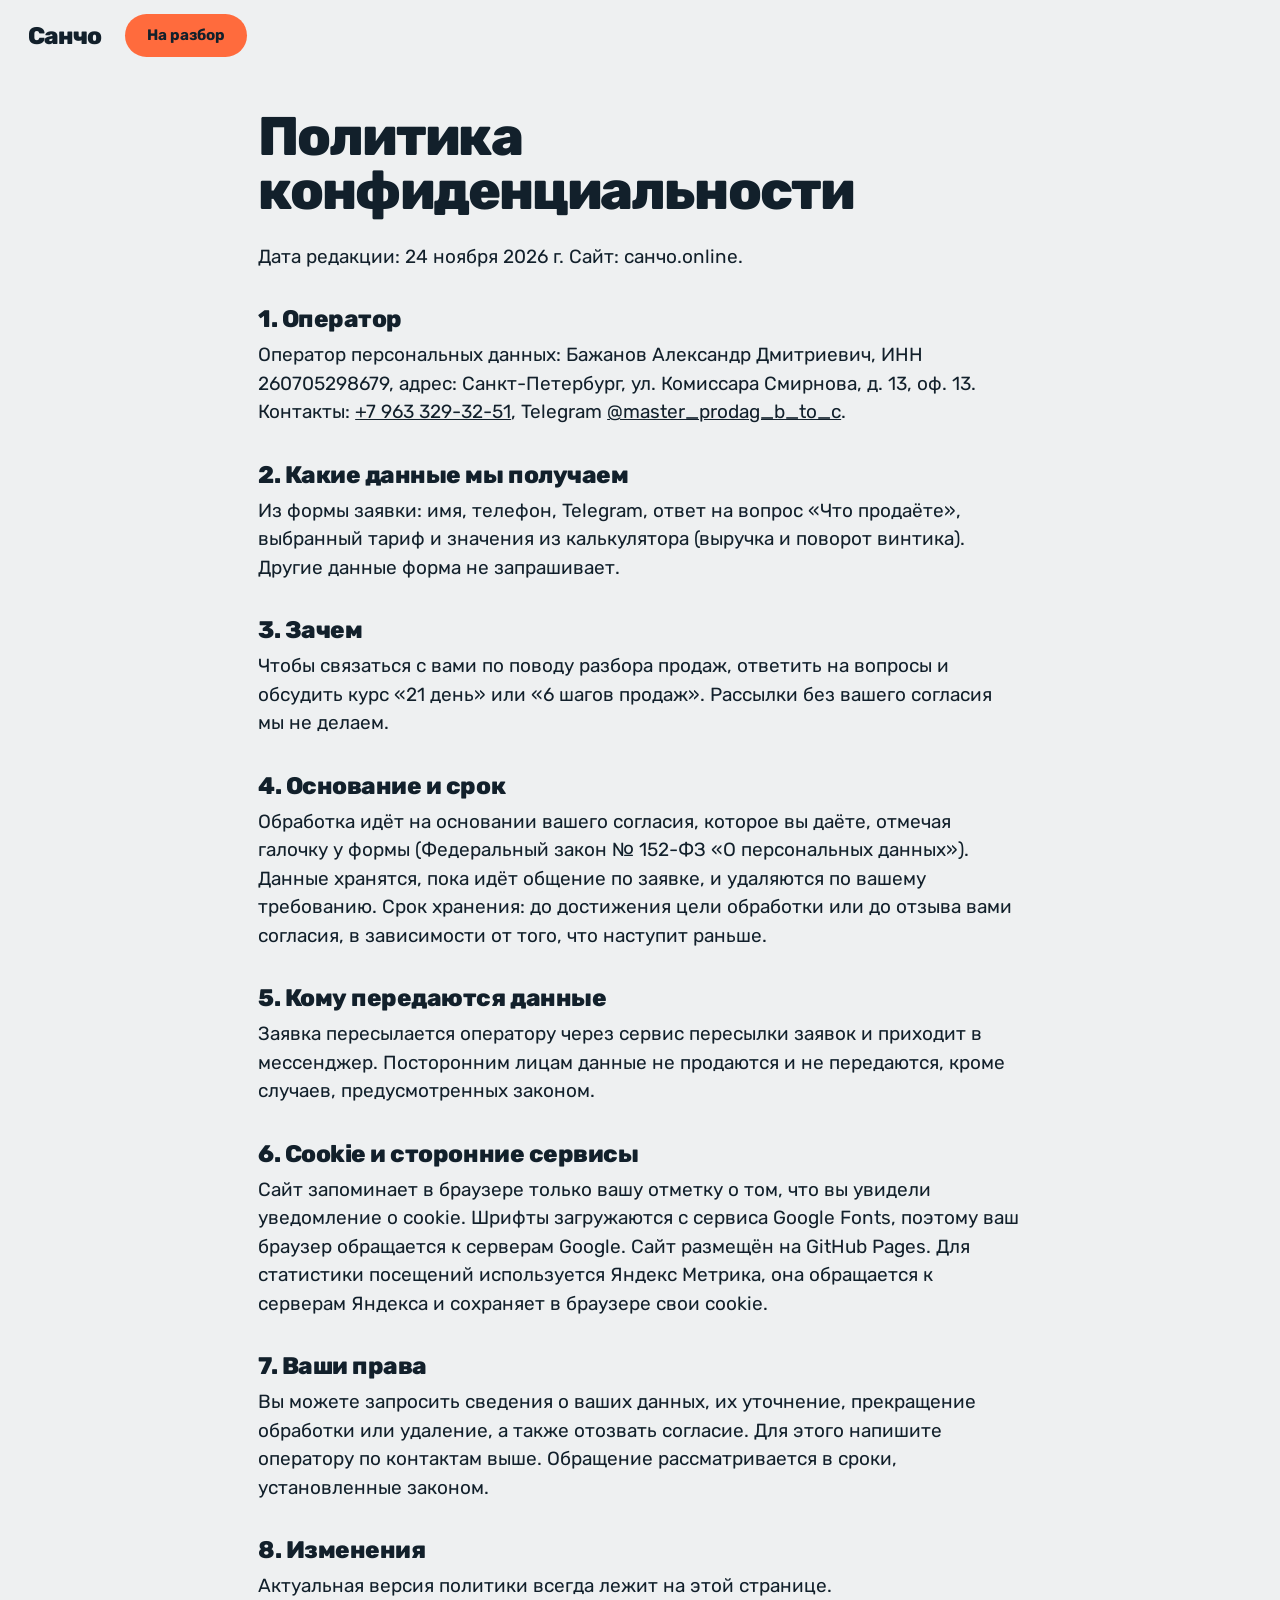
<file: privacy.html>
<!doctype html>
<html lang="ru">
<head>
<meta charset="utf-8">
<meta name="viewport" content="width=device-width, initial-scale=1">
<title>Политика конфиденциальности — Санчо</title>
<meta name="description" content="Как сайт Санчо обрабатывает персональные данные, которые вы оставляете в заявке на разбор.">
<link rel="canonical" href="https://xn--80a0adj6a.online/privacy.html">
<meta property="og:url" content="https://xn--80a0adj6a.online/privacy.html">
<meta property="og:locale" content="ru_RU">
<link rel="preconnect" href="https://fonts.googleapis.com">
<link rel="preconnect" href="https://fonts.gstatic.com" crossorigin>
<link href="https://fonts.googleapis.com/css2?family=Rubik:wght@400;500;700;800&display=swap" rel="stylesheet">
<link rel="stylesheet" href="styles.css">
</head>
<body>
<header class="bar" id="header"><a class="wordmark" href="./">Санчо</a><a class="btn btn--sm" href="./#contact">На разбор</a></header>
<main class="doc">
<h1>Политика конфиденциальности</h1>
<p>Дата редакции: 24 ноября 2026 г. Сайт: санчо.online.</p>

<h2>1. Оператор</h2>
<p>Оператор персональных данных: Бажанов Александр Дмитриевич, ИНН 260705298679, адрес: Санкт-Петербург, ул. Комиссара Смирнова, д. 13, оф. 13. Контакты: <a href="tel:+79633293251">+7 963 329-32-51</a>, Telegram <a href="https://t.me/master_prodag_b_to_c">@master_prodag_b_to_c</a>.</p>

<h2>2. Какие данные мы получаем</h2>
<p>Из формы заявки: имя, телефон, Telegram, ответ на вопрос «Что продаёте», выбранный тариф и значения из калькулятора (выручка и поворот винтика). Другие данные форма не запрашивает.</p>

<h2>3. Зачем</h2>
<p>Чтобы связаться с вами по поводу разбора продаж, ответить на вопросы и обсудить курс «21 день» или «6 шагов продаж». Рассылки без вашего согласия мы не делаем.</p>

<h2>4. Основание и срок</h2>
<p>Обработка идёт на основании вашего согласия, которое вы даёте, отмечая галочку у формы (Федеральный закон № 152-ФЗ «О персональных данных»). Данные хранятся, пока идёт общение по заявке, и удаляются по вашему требованию. Срок хранения: до достижения цели обработки или до отзыва вами согласия, в зависимости от того, что наступит раньше.</p>

<h2>5. Кому передаются данные</h2>
<p>Заявка пересылается оператору через сервис пересылки заявок и приходит в мессенджер. Посторонним лицам данные не продаются и не передаются, кроме случаев, предусмотренных законом.</p>

<h2>6. Cookie и сторонние сервисы</h2>
<p>Сайт запоминает в браузере только вашу отметку о том, что вы увидели уведомление о cookie. Шрифты загружаются с сервиса Google Fonts, поэтому ваш браузер обращается к серверам Google. Сайт размещён на GitHub Pages. Для статистики посещений используется Яндекс Метрика, она обращается к серверам Яндекса и сохраняет в браузере свои cookie.</p>

<h2>7. Ваши права</h2>
<p>Вы можете запросить сведения о ваших данных, их уточнение, прекращение обработки или удаление, а также отозвать согласие. Для этого напишите оператору по контактам выше. Обращение рассматривается в сроки, установленные законом.</p>

<h2>8. Изменения</h2>
<p>Актуальная версия политики всегда лежит на этой странице.</p>
</main>
</body>
</html>
</file>
<file: styles.css>
:root{
  --bg:#eef0f1; --surface:#dfe5e8; --ink:#12202b; --muted:#3d4c58;
  --accent:#ff6b3d; --accent-2:#f95a2a;
  --steel-1:#a9bfcd; --steel-2:#c4d4de; --steel-3:#dde7ed;
  --pad:clamp(16px,2.2vw,32px);
  --gap-s:clamp(88px,11vw,200px);
  --f:'Rubik',system-ui,sans-serif;
  --step-small:clamp(.875rem,.85rem + .1vw,.95rem);
  --step-body:clamp(1.0625rem,1rem + .25vw,1.1875rem);
  --step-lead:clamp(1.25rem,1.1rem + .7vw,1.625rem);
  --step-head:clamp(2rem,1.3rem + 3.2vw,4.2rem);
}
*{box-sizing:border-box;margin:0;padding:0}
html{scroll-behavior:smooth;scroll-padding-top:72px}
body{font:400 var(--step-body)/1.5 var(--f);background:var(--bg);color:var(--ink);overflow-x:hidden;-webkit-font-smoothing:antialiased}
img{display:block;max-width:100%}
a{color:inherit}
h1,h2,h3{font-weight:800;letter-spacing:-.035em;line-height:1}
h2{font-size:var(--step-head);max-width:16ch}
h3{font-size:1.4rem;letter-spacing:-.02em;margin-bottom:12px}
p{max-width:60ch}
:focus-visible{outline:3px solid var(--ink);outline-offset:3px}
::selection{background:var(--accent)}
.sr{position:absolute;width:1px;height:1px;overflow:hidden;clip:rect(0 0 0 0)}

/* buttons: one shape, pill */
.btn,.submit{display:inline-flex;align-items:center;justify-content:center;font:700 1rem/1 var(--f);background:var(--accent);color:var(--ink);padding:20px 32px;border-radius:999px;text-decoration:none;border:0;cursor:pointer;transition:transform .2s cubic-bezier(.2,.8,.2,1),background .2s;white-space:nowrap}
.btn:hover,.submit:hover{transform:translateY(-3px) scale(1.03)}
.btn:active,.submit:active{transform:scale(.96)}
.btn--sm{padding:14px 22px;font-size:.95rem}
.btn--ink{background:var(--ink);color:var(--bg)}
.link{font-weight:500;text-underline-offset:5px;text-decoration-thickness:2px;transition:text-underline-offset .2s}
.link:hover,.preview__a:hover{text-underline-offset:9px}

/* header */
.bar{position:fixed;inset:0 0 auto 0;z-index:20;display:flex;align-items:center;gap:24px;padding:14px var(--pad);background:var(--bg);transition:background .3s}
.bar.scrolled{background:var(--surface)}
.wordmark{font-weight:800;font-size:1.5rem;letter-spacing:-.04em;text-decoration:none;flex-shrink:0}
.nav{display:flex;gap:28px;margin-left:auto;min-width:0}
.nav a{text-decoration:none;font-weight:500;white-space:nowrap;transition:opacity .2s}
.nav a:hover{opacity:.55}
.burger{display:none;background:none;border:0;width:44px;height:44px;cursor:pointer;position:relative}
.burger span{position:absolute;left:10px;right:10px;height:3px;background:var(--ink);border-radius:2px;transition:transform .3s}
.burger span:first-child{top:16px}.burger span:last-child{top:25px}
.burger.is-open span:first-child{transform:translateY(4.5px) rotate(45deg)}
.burger.is-open span:last-child{transform:translateY(-4.5px) rotate(-45deg)}

/* screw motif */
.screw{display:block;will-change:transform}

/* hero */
.hero{position:relative;min-height:100svh;padding:140px var(--pad) 80px;display:flex;align-items:center;overflow:hidden}
.hero__text{position:relative;z-index:2;max-width:56vw}
.hero h1{font-size:clamp(2.6rem,5.8vw,6.2rem);line-height:.95;letter-spacing:-.045em}
.hero__lead{font-size:var(--step-lead);margin-top:40px;max-width:30ch;line-height:1.35}
.hero__act{display:flex;align-items:center;gap:28px;margin-top:40px;flex-wrap:wrap}
.screw--hero{position:absolute;width:100svh;height:100svh;right:-34svh;top:50%;margin-top:-50svh;z-index:1}
.split .w{display:inline-block;overflow:hidden;vertical-align:top;padding-bottom:.08em}
.split .w>span{display:inline-block}
.js .split .w>span{transform:translateY(105%);transition:transform .9s cubic-bezier(.16,1,.3,1);transition-delay:calc(var(--i)*70ms)}
.js .split.go .w>span{transform:none}
.js .rise{opacity:0;transform:translateY(24px);transition:opacity .8s .5s,transform .8s .5s cubic-bezier(.16,1,.3,1)}
.js .rise.go{opacity:1;transform:none}
.js .reveal{opacity:0;transform:translateY(28px);transition:opacity .8s,transform .8s cubic-bezier(.16,1,.3,1);transition-delay:var(--d,0ms)}
.js .reveal.is-in{opacity:1;transform:none}

/* about */
.about{padding:var(--gap-s) 20px 0}
.about__panel{background:var(--accent);border-radius:12px;padding:56px clamp(20px,3vw,56px);overflow:hidden}
.about__panel h2{max-width:11ch;font-size:clamp(2.4rem,4.6vw,4.4rem)}
.about__cols{display:grid;grid-template-columns:1fr 1fr;gap:64px;margin-top:56px;max-width:900px;margin-left:auto;margin-right:clamp(0px,6vw,100px)}
.about__cols p{font-size:1.0625rem;margin-bottom:28px}
.about__pics{display:flex;align-items:flex-end;gap:clamp(12px,3vw,48px);margin-top:48px;margin-bottom:-90px}
.disc{margin:0;position:relative}
.disc img{width:100%;height:100%;object-fit:cover;border-radius:50%;aspect-ratio:1}
.about__pics .disc{width:clamp(110px,17vw,250px)}
.about__pics .disc--big{width:clamp(180px,30vw,420px);background:var(--ink);border-radius:50%;padding:clamp(10px,1.6vw,22px)}
.about__pics .disc--big img{border-radius:50%}
.about__pics figcaption{position:absolute;left:50%;top:-34px;transform:translateX(-50%);font-weight:700;font-size:.95rem;white-space:nowrap}
.about__pics .disc--big figcaption{top:-34px}
.about__pics img{transition:transform 1.2s cubic-bezier(.16,1,.3,1)}
.about__pics .disc:hover img{transform:scale(1.06) rotate(-3deg)}
.disc{overflow:visible}
.about__pics .disc{border-radius:50%}
.about__pics .disc:not(.disc--big){overflow:hidden}
.about__pics figcaption{display:none}

/* band */
.band{background:var(--steel-2);margin-top:0;padding:calc(90px + 6vw) var(--pad) clamp(64px,8vw,120px)}
.band__in{display:grid;grid-template-columns:1.2fr 1fr 1fr;gap:clamp(16px,3vw,48px);align-items:center}
.band__in p{font-size:var(--step-lead);line-height:1.3;font-weight:500;max-width:22ch}
.band .disc{aspect-ratio:1}

/* index */
.vint{padding:var(--gap-s) var(--pad)}
.vint__grid{display:grid;grid-template-columns:1.15fr .85fr;gap:clamp(24px,5vw,96px);margin-top:64px;align-items:start}
.rows{list-style:none}
.row{display:block;width:100%;text-align:left;background:none;border:0;font:inherit;color:var(--ink);padding:26px 0;cursor:pointer;transition:opacity .24s,transform .3s cubic-bezier(.2,.8,.2,1)}
.row__t{display:block;font-weight:800;font-size:clamp(1.6rem,3vw,2.9rem);letter-spacing:-.035em;line-height:1.05}
.row__x{display:none;margin-top:14px;max-width:46ch}
.rows:hover .row:not(:hover){opacity:.3}
.js .rows.has-on .row:not(.is-on){opacity:.3}
.row:hover,.row.is-on{transform:translateX(14px)}
.preview{position:sticky;top:96px;aspect-ratio:1;border-radius:50%;background:var(--accent);display:flex;flex-direction:column;align-items:center;justify-content:center;text-align:center;padding:14%;gap:20px}
.preview .screw--prev{display:none}
.preview__t{font-size:clamp(1rem,1.5vw,1.3rem);line-height:1.35;font-weight:500;transition:opacity .24s}
.preview__t.off{opacity:0}
.preview__a{font-weight:700}

/* calc */
.calc{background:var(--surface);padding:var(--gap-s) var(--pad)}
.calc__grid{display:grid;grid-template-columns:1fr 1fr;gap:clamp(24px,6vw,120px);align-items:center;margin-top:64px}
.screw--calc{width:min(100%,520px);margin:0 auto;transition:transform .15s linear}
.calc__ctl label{display:block;font-weight:500;margin:0 0 10px}
.calc__ctl label+input{margin-bottom:28px}
.field{width:100%;font:500 1.1rem/1 var(--f);color:var(--ink);background:var(--bg);border:0;border-radius:8px;height:56px;padding:0 18px}
.field::placeholder{color:#55646f}
input[type=range]{width:100%;height:44px;accent-color:var(--accent);margin-bottom:28px;cursor:pointer}
.calc__res{font-size:var(--step-lead);line-height:1.35}
.calc__res strong{font-weight:800}
.calc__pay{margin-top:14px;font-weight:500}
.note{font-size:var(--step-small);color:var(--muted);margin-top:20px;max-width:46ch}

/* proof */
.proof{padding:var(--gap-s) 20px}
.proof__board{display:grid;grid-template-columns:repeat(4,1fr);gap:8px}
.tile{background:var(--surface);border-radius:12px;padding:24px;aspect-ratio:3/2;display:flex;flex-direction:column;justify-content:space-between}
.tile:nth-child(even){background:var(--steel-2)}
.tile b{font-size:clamp(2.4rem,4.4vw,4.6rem);font-weight:800;letter-spacing:-.04em;line-height:1}
.tile>span{font-size:var(--step-small);font-weight:500;max-width:22ch}
.tile--head{grid-column:span 2;background:var(--accent)!important;aspect-ratio:auto;min-height:200px}
.tile--head h2{font-size:clamp(1.8rem,3vw,3rem);max-width:12ch}

/* how */
.how{padding:0 var(--pad) var(--gap-s)}
.how__intro{display:grid;grid-template-columns:5fr 5fr;gap:6vw;align-items:end;margin-bottom:64px}
.acc{display:flex;height:520px}
.stage{flex:1 1 0;min-width:0;background:var(--c);color:var(--ink);border:0;font:inherit;text-align:left;cursor:pointer;position:relative;overflow:hidden;transition:flex-grow .6s cubic-bezier(.16,1,.3,1)}
.stage.is-open{flex-grow:9}
.stage__n{position:absolute;left:22px;bottom:22px;font-weight:700;font-size:1.25rem;writing-mode:vertical-rl;transform:rotate(180deg);transform-origin:center;white-space:nowrap;transition:opacity .3s}
.stage.is-open .stage__n{writing-mode:horizontal-tb;transform:none;top:26px;bottom:auto;font-weight:800;font-size:clamp(1.8rem,3vw,2.6rem);letter-spacing:-.03em}
.stage__b{position:absolute;left:22px;bottom:26px;width:min(36ch,calc(100% - 44px));opacity:0;transition:opacity .3s}
.stage.is-open .stage__b{opacity:1;transition-delay:.25s}

/* pricing */
.price{display:grid;grid-template-columns:7fr 5fr}
.plan{min-height:min(88svh,780px);padding:40px var(--pad);display:flex;flex-direction:column;gap:20px;position:relative}
.plan--main{background:var(--accent)}
.plan--alt{background:var(--steel-2)}
.plan h2{font-size:clamp(2.2rem,4.6vw,4.6rem);max-width:10ch}
.plan__who{font-size:var(--step-lead);line-height:1.3;max-width:26ch}
.plan__inc{max-width:44ch}
.plan__foot{margin-top:auto;display:flex;align-items:flex-end;justify-content:space-between;gap:20px;flex-wrap:wrap}
.plan__price{font-size:clamp(3.2rem,8vw,8rem);font-weight:800;letter-spacing:-.05em;line-height:.9}
.plan__price small{font-size:.28em;margin-left:.15em;letter-spacing:0;font-weight:500}

/* faq */
.faq{padding:var(--gap-s) var(--pad)}
.faq h2{margin:0 auto;max-width:880px}
.cards{max-width:880px;margin:64px auto 0;display:flex;flex-direction:column}
.card{background:var(--c);position:relative;margin-top:-1px;padding-top:0;transition:transform .3s}
.card+.card{margin-top:0}
.card{--o:calc(var(--i)*60px);clip-path:none}
.card__h{display:block;width:100%;text-align:left;font:inherit;background:none;border:0;color:var(--ink);cursor:pointer;padding:0 28px;min-height:96px;position:relative}
.card+.card .card__h{margin-top:0}
.tab{position:absolute;top:-28px;left:var(--o);background:var(--c);padding:6px 22px;height:28px;font-size:.95rem;font-weight:700;line-height:20px;clip-path:polygon(0 100%,10% 0,90% 0,100% 100%);min-width:130px;text-align:center}
.card:first-child .tab{top:-28px}
.card:first-child{margin-top:28px}
.card__q{display:block;font-size:1.35rem;font-weight:500;padding:30px 0 56px}.card:last-child .card__q{padding-bottom:30px}.card.is-open .card__q{padding-bottom:18px}.card:not(.is-open)+.card .tab{z-index:1}
.card__a{max-height:0;overflow:hidden;padding:0 28px;max-width:none;transition:max-height .5s cubic-bezier(.16,1,.3,1),padding .5s}
.card.is-open .card__a{max-height:220px;padding-bottom:56px}.card.is-open:last-child .card__a{padding-bottom:30px}
.card:hover{transform:translateX(6px)}

/* contact */
.contact{padding:0 var(--pad) var(--gap-s)}
.coupon{max-width:1120px;margin:0 auto;background:var(--accent);border-radius:14px;display:grid;grid-template-columns:1fr 1fr;position:relative;
  -webkit-mask:radial-gradient(circle 14px at 46% 0,#0000 98%,#000) top/100% 51% no-repeat,radial-gradient(circle 14px at 46% 100%,#0000 98%,#000) bottom/100% 51% no-repeat;
  mask:radial-gradient(circle 14px at 46% 0,#0000 98%,#000) top/100% 51% no-repeat,radial-gradient(circle 14px at 46% 100%,#0000 98%,#000) bottom/100% 51% no-repeat}
.coupon__l{padding:48px;display:flex;flex-direction:column;justify-content:space-between;gap:40px;border-right:5px dotted var(--bg)}
.coupon__l h2{font-size:clamp(1.8rem,3.2vw,3.2rem);max-width:10ch}
.coupon__r{padding:40px 48px;display:flex;flex-direction:column;gap:10px}
.coupon .field{background:#ff8a63;height:52px}
.coupon .field::placeholder{color:var(--ink);opacity:.7}
.submit{background:var(--ink);color:var(--bg);width:100%;height:56px;border-radius:999px;margin-top:6px}
.form__ok{font-weight:500;min-height:1.4em}
.contact__alt{text-align:center;margin:40px auto 0}

/* footer */
.foot{background:var(--surface);padding:56px var(--pad) 28px;overflow:hidden}
.foot__links{display:flex;gap:32px;flex-wrap:wrap;font-weight:500}
.foot__links a{text-underline-offset:5px}
.foot__big{font-size:30vw;font-weight:800;letter-spacing:-.06em;line-height:.9;margin:40px 0 24px -.04em;color:var(--ink)}
.foot__credit{font-size:var(--step-small);color:var(--muted);max-width:90ch}

/* breakpoints */
@media (max-width:1180px){.nav{gap:18px}}
@media (max-width:1100px){
  .nav{position:fixed;inset:62px 0 auto 0;background:var(--bg);flex-direction:column;padding:12px var(--pad) 28px;gap:0;transform:translateY(-130%);transition:transform .4s cubic-bezier(.16,1,.3,1);margin:0}
  .nav.is-open{transform:none}
  .nav a{padding:16px 0;font-size:1.3rem}
  .burger{display:block}
  .btn--sm{margin-left:auto}
}
@media (max-width:900px){
  .hero{align-items:flex-start;padding-top:110px;padding-bottom:0;min-height:100svh}
  .hero__text{max-width:none}
  .hero h1{font-size:clamp(2.5rem,12vw,4.6rem)}
  .screw--hero{width:130vw;height:130vw;right:-42vw;top:auto;bottom:-52vw;margin-top:0}
  .about__cols{grid-template-columns:1fr;gap:32px;margin:40px 0 0}
  .about__pics{margin-bottom:-60px}
  .band__in{grid-template-columns:1fr 1fr}
  .band__in p{grid-column:1/-1;max-width:30ch}
  .vint__grid{grid-template-columns:1fr}
  .preview{display:none}
  .row__x{display:none}
  .row.is-on .row__x{display:block}
  .rows:hover .row:not(:hover){opacity:1}
  .row:hover{transform:none}
  .calc__grid{grid-template-columns:1fr}
  .screw--calc{width:min(70%,320px)}
  .proof__board{grid-template-columns:1fr 1fr;gap:6px}
  .tile{aspect-ratio:auto;min-height:150px;padding:18px}
  .tile--head{grid-column:1/-1;min-height:120px}
  .how__intro{grid-template-columns:1fr;gap:20px}
  .acc{flex-direction:column;height:auto}
  .stage{flex:none;height:64px;transition:height .5s cubic-bezier(.16,1,.3,1)}
  .stage.is-open{height:250px}
  .stage__n{writing-mode:horizontal-tb;transform:none;left:20px;top:18px;bottom:auto;font-size:1.1rem}
  .stage.is-open .stage__n{font-size:1.8rem}
  .stage__b{left:20px;bottom:20px;width:calc(100% - 40px)}
  .price{grid-template-columns:1fr}
  .plan{min-height:70svh}
  .plan__price{font-size:clamp(3.4rem,20vw,6rem)}
  .plan__foot{flex-direction:column;align-items:stretch}
  .plan__foot .btn{width:100%}
  .coupon{grid-template-columns:1fr;
    -webkit-mask:none;mask:none}
  .coupon__l{border-right:0;border-bottom:5px dotted var(--bg);padding:32px 24px;gap:20px}
  .coupon__r{padding:28px 24px}
  .tab{min-width:100px;padding:6px 12px}
  .card{--o:calc(var(--i)*34px)}
}
@media (max-width:560px){
  .btn--sm{padding:12px 16px;font-size:.9rem}
  .about{padding-left:10px;padding-right:10px}
  .about__panel{padding:36px 18px}
  .tab{font-size:.85rem}
  .card__q{font-size:1.15rem}
}
@media (max-width:380px){.wordmark{font-size:1.25rem}}

@media (prefers-reduced-motion:reduce){
  *{transition-duration:.01ms!important;animation:none!important}
  html{scroll-behavior:auto}
  .js .split .w>span,.js .rise,.js .reveal{transform:none;opacity:1}
}

/* round 2 */
.hero__photo{position:absolute;z-index:2;width:44svh;height:44svh;border-radius:50%;object-fit:cover;object-position:50% 14%;top:50%;margin-top:-22svh;right:-6svh;background:var(--surface)}
.js .hero__photo{opacity:0;transform:scale(.8);transition:opacity .9s .3s,transform 1.1s .3s cubic-bezier(.16,1,.3,1)}
.js .hero__photo.go{opacity:1;transform:none}
.steps{margin:4px 0 0 1.2em;max-width:36ch;display:grid;gap:4px}
.about__pics .disc--big{overflow:visible}
.about__pics .disc--big img{border-radius:50%;object-position:50% 20%}
.driver{position:absolute;width:118%;left:-6%;top:-6%;transform:rotate(-16deg);transform-origin:12% 50%;pointer-events:none;transition:transform .9s cubic-bezier(.16,1,.3,1)}
.disc--big:hover .driver{transform:rotate(-4deg)}
.band__in{grid-template-columns:repeat(4,1fr);align-items:start}
.band__in p{grid-column:1/-1;font-size:clamp(1.15rem,1.6vw,1.6rem);max-width:60ch;line-height:1.35;margin-bottom:24px}
.band .disc figcaption{margin-top:12px;text-align:center;font-weight:700}
.band .disc img{aspect-ratio:1;object-fit:cover}
@media (max-width:900px){
  .hero__photo{width:52vw;height:52vw;right:-3vw;top:auto;bottom:-13vw;margin-top:0}
  .band__in{grid-template-columns:1fr 1fr}
}

.about .btn{background:var(--ink);color:var(--bg)}
.driver{top:12%;left:-2%}

/* consent + cookie */
.consent{display:flex;gap:10px;align-items:flex-start;font-size:.9rem;line-height:1.35;margin-top:4px}
.consent input{width:22px;height:22px;flex:none;margin-top:1px;accent-color:var(--ink)}
.consent a{text-underline-offset:3px}
.cookie{position:fixed;left:var(--pad);right:var(--pad);bottom:var(--pad);z-index:60;max-width:760px;margin:0 auto;background:#fff;color:var(--ink);border:2px solid var(--ink);border-radius:14px;padding:14px 18px;display:flex;gap:16px;align-items:center;box-shadow:0 10px 30px rgba(18,32,43,.18)}
.cookie[hidden]{display:none}
.cookie p{font-size:.9rem;line-height:1.35;max-width:none}
.cookie__ok{flex:none;font:700 .95rem/1 var(--f);background:var(--ink);color:var(--bg);border:0;border-radius:999px;padding:14px 22px;cursor:pointer}
@media (max-width:600px){.cookie{flex-direction:column;align-items:stretch;gap:10px}}

/* text pages */
.doc{max-width:820px;margin:0 auto;padding:110px var(--pad) 80px}
.doc h1{font-size:clamp(2rem,1.3rem + 3vw,3.4rem);margin-bottom:24px;overflow-wrap:anywhere}
.doc h2{font-size:1.5rem;letter-spacing:-.02em;max-width:none;margin:36px 0 10px}
.doc p,.doc li{margin-bottom:10px;max-width:none}
.doc ul{padding-left:1.2em}
.doc .todo{background:#fff;border:2px dashed var(--accent);border-radius:8px;padding:2px 8px;font-weight:500}
</file>
